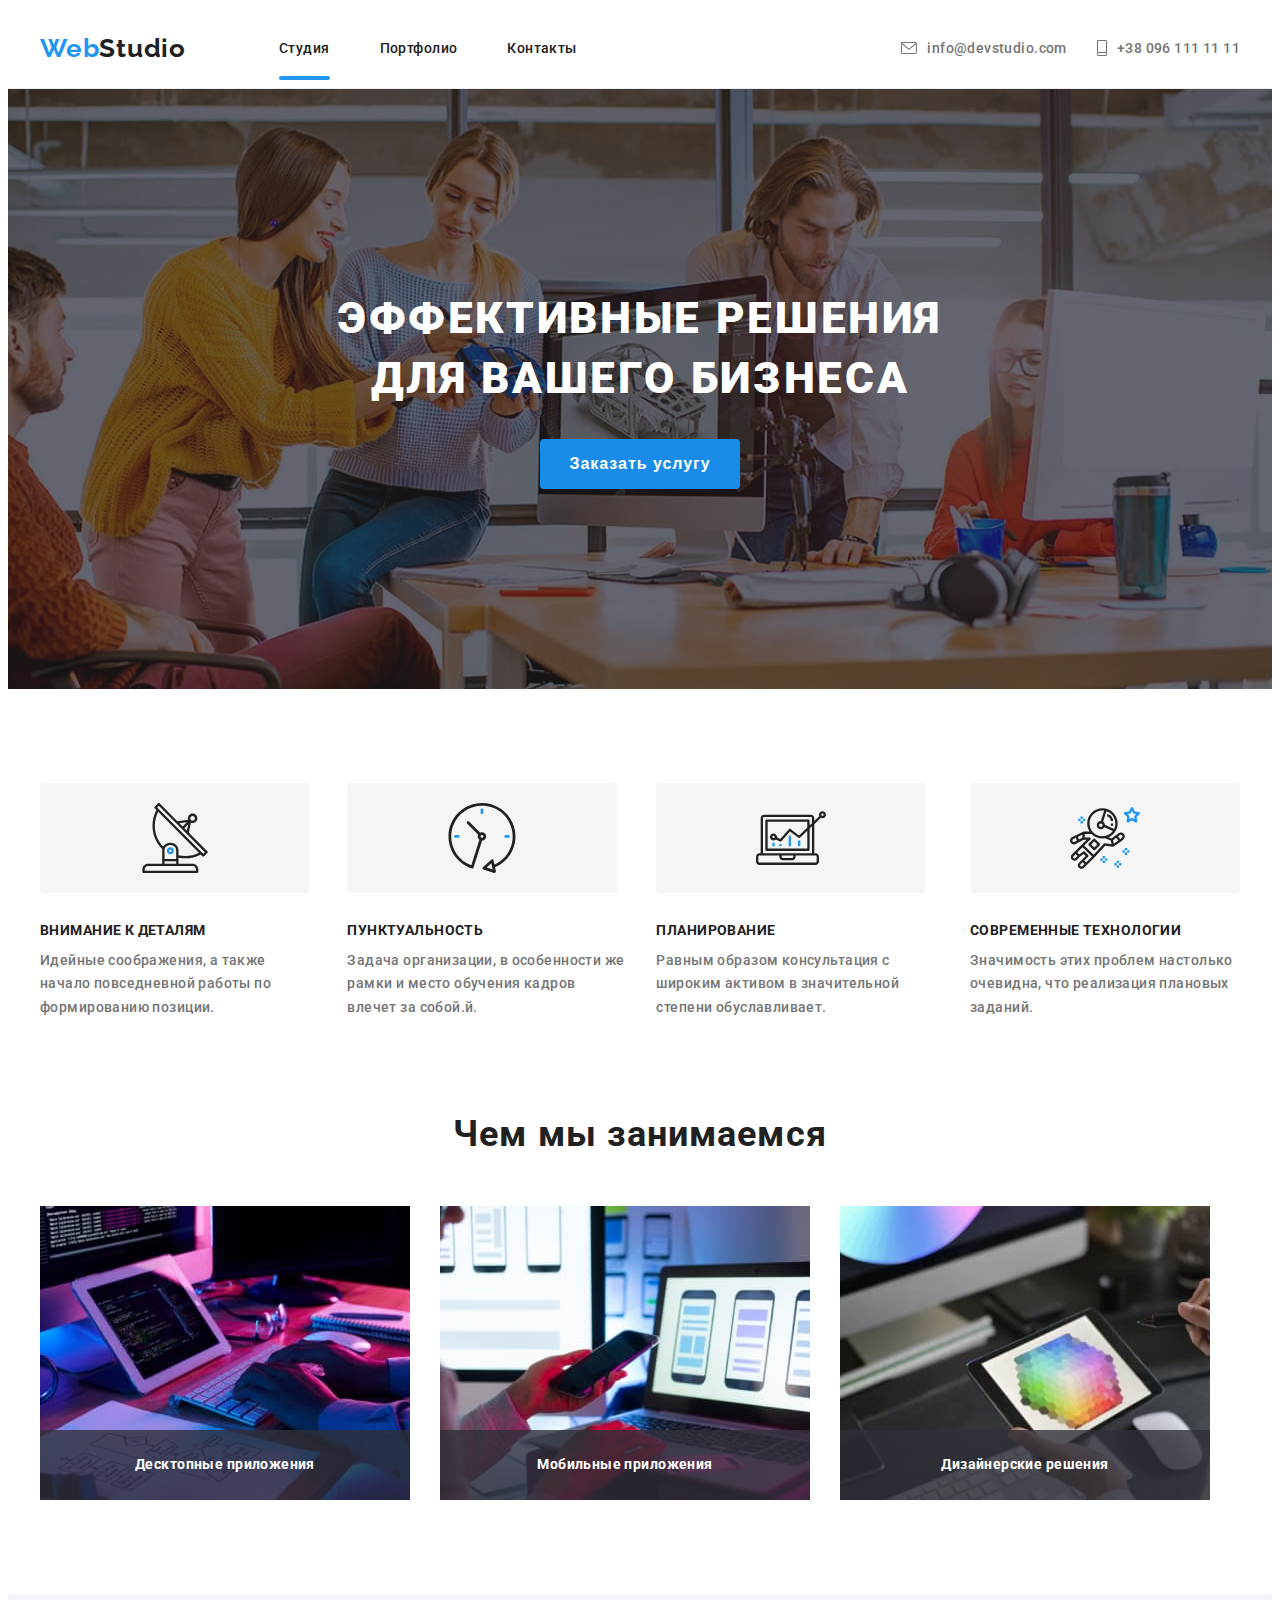
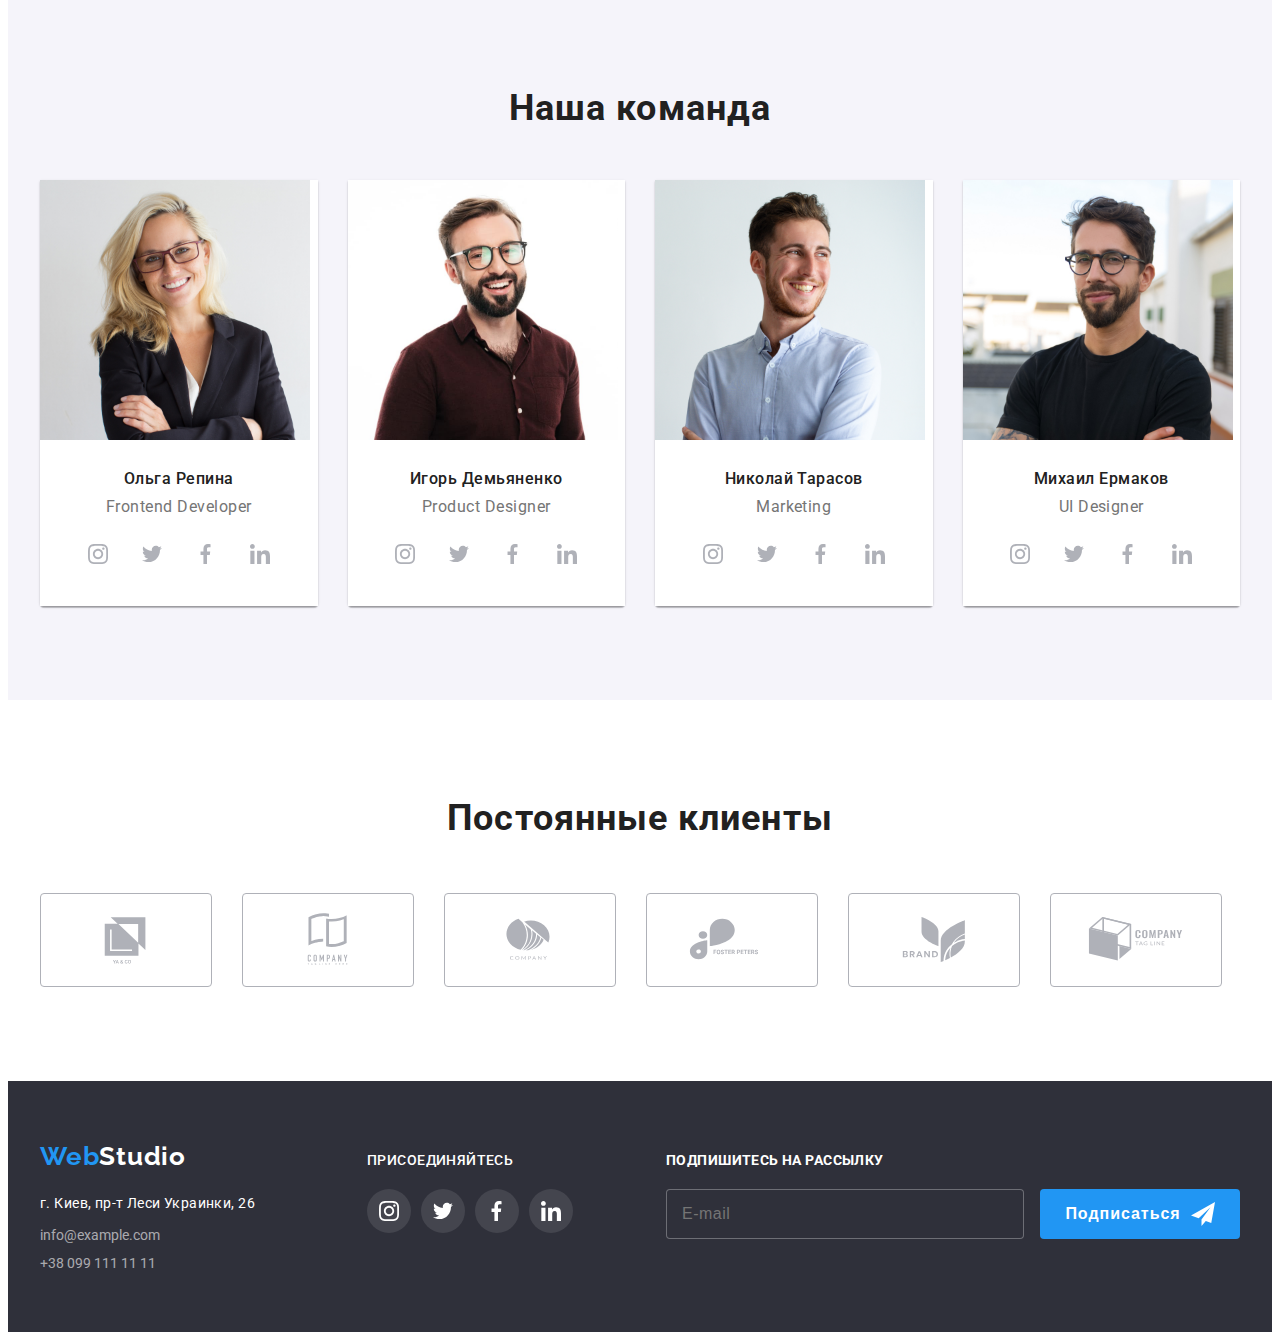
<file: index.html>
<!DOCTYPE html>
<html lang="en">
<head>

    <meta charset="UTF-8">
    <meta http-equiv="X-UA-Compatible" content="IE=edge">
    <meta name="viewport" content="width=device-width, initial-scale=1.0">
    <link rel="preconnect" href="https://fonts.googleapis.com">
<link rel="preconnect" href="https://fonts.gstatic.com" crossorigin>
<link rel="preconnect" href="https://fonts.googleapis.com">
<link rel="preconnect" href="https://fonts.gstatic.com" crossorigin>
<link href="https://fonts.googleapis.com/css2?family=Raleway:wght@700&family=Roboto:wght@400;500;700;900&display=swap" rel="stylesheet">
<link rel="stylesheet" href="https://cdnjs.cloudflare.com/ajax/libs/modern-normalize/1.1.0/modern-normalize.min.css" integrity="sha512-wpPYUAdjBVSE4KJnH1VR1HeZfpl1ub8YT/NKx4PuQ5NmX2tKuGu6U/JRp5y+Y8XG2tV+wKQpNHVUX03MfMFn9Q==" crossorigin="anonymous" referrerpolicy="no-referrer" />   

<link rel="stylesheet" href="./css/main.css" /> 

 <title>Document</title>
</head>
<body> 
       <!--header-->
     
       <header class="header">
        <div class=" container header__container">  
        <nav class="header-items">

       
           <a lang="en" class="logo  logo_color_light" href="">Web
             <span class="logo_color_dark">Studio</span></a>
       
         <ul class="header-list ">
           <li class="header-list__item ">
             
             <a href="./index.html" class="header-list__link header-list__link__current">Студия</a>
           </li>
           <li class="header-list__item">
             <a  href ="./portfolio.html" class="header-list__link  ">Портфолио</a>
           </li>
           <li class="header-list__item">
           
             <a href="" class="header-list__link ">Контакты</a>
           </li>
          </ul> 
       
       </nav>
     <ul class="contacs">
         <li class="contacs__items">
          
           <a class="contacs__link link " href="mailto:info@devstudio.com"> 
              <svg class=" contacs__icon" width="16" height="12">
             <use href="./images/sprite.svg#icon-envelope-1-1"></use> 
           </svg>info@devstudio.com</a>
            </li>
         <li class="contacs__items">
           
             <a class="contacs__link link " href="tel:+380961111111"> 
               <svg class=" contacs__icon" width="10" height="16">
               <use href="./images/sprite.svg#icon-phone"></use>
             </svg>+38 096 111 11 11</a>
          </li>
       </ul>
     </div>
     </header>

     
      <!--HERO-->
     
      <main>
        
        <section class="hero">
          <div class="container">
          <h1 class="hero__title">
              Эффективные решения<br />
              для вашего бизнеса
            </h1>
          <button class="hero__button" type="button" data-modal-open>Заказать услугу</button>
            
          </div>
        </section>
        
        
        <!--FEATURE-->

        <section class="section">
          <h2 class="visually-hidden" >Галлерея</h2>
          <div class="container">
        <ul class="feature">
          <li class="feature__item">
            <div class="feature__wrapper">
            <svg  width="70" height="70">
              <use href="./images/sprite.svg#icon-antenna-1-1-1"></use>
            </svg>
          </div>
            <h3 class="feature__title">Внимание к деталям</h3>
          <p class="feature__text">
            Идейные соображения, а также начало повседневной работы по формированию позиции.
          </p>
        </li>
        <li class="feature__item">
          <div class="feature__wrapper">
            <svg  width="70" height="70">
              <use href="./images/sprite.svg#icon-clock-1-2-1"></use>
            </svg>
          </div>
         
          <h3 class="feature__title">Пунктуальность</h3>
          <p class="feature__text">
            Задача организации, в особенности же рамки и место обучения кадров влечет за собой.й.
          </p>
        </li>
        <li class="feature__item">
          <div class="feature__wrapper">
            <svg  width="70" height="70">
              <use href="./images/sprite.svg#icon-diagram-1-2-1"></use>
            </svg>
          </div>    
         
          <h3 class="feature__title">Планирование</h3>
          <p class="feature__text">
            Равным образом консультация с широким активом в значительной степени обуславливает.
            
          </p>
        </li> 
        <li class="feature__item">
        <div class="feature__wrapper">
          <svg  width="70" height="70">
            <use href="./images/sprite.svg#icon-astronaut-1-2-1"></use>
          </svg>
        </div>
         
          <h3 class="feature__title">Современные технологии</h3>
          <p class="feature__text">
            Значимость этих проблем настолько очевидна, что реализация плановых заданий.
          </p>
          </li>
          </ul>
        </div>
         </section >
       
         <!--WORKS-->
        
        
        <section class="section section__no_padding_top">
          <div class="container">
          <h3 class="section__title">Чем мы занимаемся</h3>
          
          <ul class="works__list">
            <li class="works__item">
             <div class="works__wrapper">
             <img class="works__img"
                src="./images/portfolio/laptop.jpg"
                alt="Программист пишет текст"
                width="370"
                height="294"
              />
              <h3 class="works__subtitle">Десктопные приложения</h3>
            </div>
            </li>
             
            
            <li class="works__item"">
              <div class="works__wrapper">
              <img class="works__img"
                src="./images/portfolio/smartphone.jpg"
                alt="Установка приложения на телефон"
                width="370"
                height="294"
              />
            <h3 class="works__subtitle">Мобильные приложения</h3>
          </div>
          </li>
           
            <li class="works__item"">
              <div class="works__wrapper">
              <img class="works__img"
                src="./images/portfolio/poketbook.jpg"
                alt="Установка приложения на планшет"
                width="370"
                height="294"
              />
            <h3 class="works__subtitle">Дизайнерские решения</h3>
            </div>
            </li>
          </ul>
        </div>
        </section>
        
        <!--TEAM-->

        <section class="section section_great_background ">
          <div class="container">
           <h2 class="section__title">Наша команда</h2> 
          <ul class="team">
            
            <li class="team__item">
              <article class="card">
                <img src="./images/team/olga_repina.jpg" 
                alt="фото сотрудника"
                width="270"
                height="260"
                />
                <div class="team__thumb">
                  <h2 class="team__title">Ольга Репина</h2>
                  <p class="team__text" lang="en">Frontend Developer</p>
                  <ul class="socials">
                    <li class="socials__item">
                      <a href="" class="socials__link ">
                        <svg class="socials__icon" width="20" height="20">
                          <use href="./images/sprite.svg#icon-instagram-2-2-1"></use>
                        </svg>
                      </a>
                    </li>
                    <li class="socials__item">
                      <a href="" class="socials__link link">
                       
                        <svg class="socials__icon" width="20" height="20">
                          <use href="./images/sprite.svg#icon-twitter-1-2-1"></use>
                        </svg>
                      </a>
                    </li>

                    <li class="socials__item">
                      <a href="" class="socials__link link">
                       
                        <svg class="socials__icon" width="20" height="20">
                          <use href="./images/sprite.svg#icon-facebook"></use>
                        </svg>
                      </a>
                    </li>

                    <li class="socials__item">
                      <a href="" class="socials__link link">
                       
                        
                        <svg class="socials__icon" width="20" height="20">
                          <use href="./images/sprite.svg#icon-linkedin-1-2-1"></use>
                        </svg>
                      </a>
                    </li>
                   
                  </ul>
            </div>
              
              </article>
            </li>
           
            <li class="team__item">
            <article class="card">
              <img
              src="./images/team/igor_demynenko.jpg"
              alt="фото сотрудника"
              width="270"
              height="260"
            />
            <div class="team__thumb">

                <h2 class="team__title">Игорь Демьяненко</h2>
                <p class="team__text" lang="en">Product Designer</p>
                <ul class="socials">
                  <li class="socials__item">
                    <a href="" class="socials__link link">
                      <svg class="socials__icon" width="20" height="20">
                        <use href="./images/sprite.svg#icon-instagram-2-2-1"></use>
                      </svg>
                    </a>
                  </li>
                 
                  <li class="socials__item">
                    <a href="" class="socials__link link">
                     
                      <svg class="socials__icon" width="20" height="20">
                        <use href="./images/sprite.svg#icon-twitter-1-2-1"></use>
                      </svg>
                    </a>
                  </li>

                  <li class="socials__item">
                    <a href="" class="socials__link link">
                     
                      <svg class="socials__icon" width="20" height="20">
                        <use href="./images/sprite.svg#icon-facebook"></use>
                      </svg>
                    </a>
                  </li>

                  <li class="socials__item">
                    <a href="" class="socials__link link">
                     
                   
                      <svg class="socials__icon" width="20" height="20">
                        <use href="./images/sprite.svg#icon-linkedin-1-2-1"></use>
                      </svg>
                    </a>
                  </li>
                 
                </ul>
              </div>
           
          </article>
          </li>
            <li class="team__item">
              <article class="capd">
                <img
                src="./images/team/nic_tarasov.jpg"
                alt="фото сотрудника"
                width="270"
                height="260"
              />
              <div class="team__thumb">
                  <h2 class="team__title">Николай Тарасов</h2>
                  <p class="team__text" lang="en">Marketing</p>
                  <ul class="socials">
                    <li class="socials__item">
                      <a href="" class="socials__link link">
                        <svg class="socials__icon" width="20" height="20">
                          <use href="./images/sprite.svg#icon-instagram-2-2-1"></use>
                        </svg>
                      </a>
                    </li>
                    <li class="socials__item">
                      <a href="" class="socials__link link">
                       
                        <svg class="socials__icon" width="20" height="20">
                          <use href="./images/sprite.svg#icon-twitter-1-2-1"></use>
                        </svg>
                      </a>
                    </li>

                    <li class="socials__item">
                      <a href="" class="socials__link link">
                       
                        <svg class="socials__icon" width="20" height="20">
                          <use href="./images/sprite.svg#icon-facebook"></use>
                        </svg>
                      </a>
                    </li>

                    <li class="socials__item">
                      <a href="" class="socials__link link">
                       
                       
                        <svg class="socials__icon" width="20" height="20">
                          <use href="./images/sprite.svg#icon-linkedin-1-2-1"></use>
                        </svg>
                      </a>
                    </li>
                   
                  </ul>
                </div>
            
            
          </article>
          </li>
            <li class="team__item">
              <article class="capd">
                <img
                src="./images/team/mich_ermakov.jpg"
                alt="фото сотрудника"
                width="270"
                height="260"
              />
              <div class="team__thumb">
                  <h2 class="team__title">Михаил Ермаков</h2>
                  <p class="team__text" lang="en">UI Designer</p>
                  <ul class=" socials">
                    <li class="socials__item">
                      <a href="" class="socials__link link">
                        <svg class="socials__icon" width="20" height="20">
                          <use href="./images/sprite.svg#icon-instagram-2-2-1"></use>
                        </svg>
                      </a>
                    </li>
                    <li class="socials__item">
                      <a href="" class="socials__link link">
                        
                        <svg class="socials__icon" width="20" height="20">
                          <use href="./images/sprite.svg#icon-twitter-1-2-1"></use>
                        </svg>
                      </a>
                    </li>

                    <li class="socials__item">
                      <a href="" class="socials__link link">
                       
                        <svg class="socials__icon" width="20" height="20">
                          <use href="./images/sprite.svg#icon-facebook"></use>
                        </svg>
                      </a>
                    </li>

                    <li class="socials__item">
                      <a href="" class="socials__link link">
                       
                        
                        <svg class="socials__icon" width="20" height="20">
                          <use href="./images/sprite.svg#icon-linkedin-1-2-1"></use>
                        </svg>
                      </a>
                    </li>
                   
                  </ul>
                </div>
           
          </article>
          </li>
          </ul>

        </div>
        </section>
    
        <!--PERFOMANCE  -->
        <section class="section">
         <div class="container">
          <h3 class="perfomance__title">Постоянные клиенты</h3>
         <ul class="perfomance__items">
          <li class="perfomance__list">
            <a class="perfomance__link" href="">
              <svg class="perfomance__icon" width="106" height="60">
                <use href="./images/sprite.svg#icon-yako"></use>
              </svg> 
            </a>
          </li>
                      
          <li class="perfomance__list">
            
            <a class="perfomance__link" href="">
              <svg class="perfomance__icon" width="106" height="60">
                <use href="./images/sprite.svg#icon-company2"></use>
              </svg>
            </a>
            
          </li>
          <li class="perfomance__list" >
            <a class="perfomance__link" href="">
              <svg class="perfomance__icon" width="106" height="60">
                <use href="./images/sprite.svg#icon-company3"></use>
              </svg>
            </a>
            
          </li>
          <li class="perfomance__list">
            <a class="perfomance__link" href="">
              <svg class="perfomance__icon" width="106" height="60">
                <use href="./images/sprite.svg#icon-foster-1"></use>
              </svg>
            </a>
           
          </li>
          <li class="perfomance__list">        
            
            <a class="perfomance__link" href="">
              <svg class="perfomance__icon" width="106" height="60">
                <use href="./images/sprite.svg#icon-brand-1"></use>
              </svg> 
            </a>
           
          </li>
          <li class="perfomance__list">
            <a class="perfomance__link" href="">
              <svg class="perfomance__icon" width="106" height="60">
                <use href="./images/sprite.svg#icon-compahy-tag"></use>
              </svg>
            </a>
           
          </li>
        </ul>
      </div>
        </section>
      </main>
      
    <!--footer-->
         
        <footer class="footer">
          <div class=" container footer__content">
          <div class="footer__wrapper">
            <div class="footer__logo">
              <a lang="en" class="logo  link logo_size_n" href="">Web
                <span class="logo logo_color_anoth">Studio</span></a>
          </div>
         <address>
          <ul class="footer__list">
            <li class="footer__item">
               <a class="footer__adress" href="https://goo.gl/maps/Fyau3RTndr1kcrQs9"  target="_blank" rel ="noopener noreferren">г. Киев, пр-т Леси Украинки, 26</a>
             </li>
             <li class="footer__item">
               <a  class="footer__link" href="mailto:info@example.com">info@example.com</a>
             </li>
             <li class="footer__item">
               <a class="footer__link"  href="tel:+380991111111">+38 099 111 11 11</a>
             </li>
           </ul>
          </address>
          </div>
           
          <!-- FOOTER-SOCIALS -->
         <div class="socials__footer">
           <h3 class="socials__caption">присоединяйтесь</h3>
         
           <ul class="socials__footer__list">
              <li class="socials__footer__item">
              <a href="" class="socials__footer__link link">
                <svg class="socials__footer__icon" width="20" height="20">
                  <use href="./images/sprite.svg#icon-instagram-2-2-1"></use>
                </svg>
              </a>
            </li>
            <li class="socials__footer__item">
              <a href="" class="socials__footer__link link">
               
                <svg class="socials__footer__icon" width="20" height="20">
                  <use href="./images/sprite.svg#icon-twitter-1-2-1"></use>
                </svg>
              </a>
            </li>

            <li class="socials__footer__item">
              <a href="" class="socials__footer__link link">
               
                <svg class="socials__footer__icon" width="20" height="20">
                  <use href="./images/sprite.svg#icon-facebook"></use>
                </svg>
              </a>
            </li>

            <li class="socials__footer__item">
              <a href="" class="socials__footer__link link">
               
                
                <svg class="socials__footer__icon" width="20" height="20">
                  <use href="./images/sprite.svg#icon-linkedin-1-2-1"></use>
                </svg>
              </a>
            </li>
           
          </ul>
        </div>

        <!-- FOOTER-FORM -->
      
        <form class="footer-form">
          <div class="footer-deck">
          <p class="footer-deck-footer__form-title">Подпишитесь на рассылку</p>
          <label for="email"></label>
          <input type="email" class="footer-imput" 
          name="email" 
          id="email"
          placeholder="E-mail"
           required 
         >
           
         <button type="submit" class="footer-deck-button__footer">Подписаться
             <svg class="button-icon" width="24px" height="24px">
               <use href="./images/sprite.svg#icon-icon-pigeon"></use>
             </svg>
           </button>
          </div>
          </form>
        </div>
       
       </footer>
      
       <!-- MODAL -->
      
       <div class="backdrop is-hidden" data-modal >
        <div class="modal">
          <button class="button-open" type="button" data-modal-close>
            <svg class="modal__icon">
              <use href="./images/sprite.svg#icon-Vector-close"></use>
            </svg>
          </button>
          
          <form action="#" class="modal-form">
            <b class=" modal-form-modal__title">Оставьте свои данные, мы вам перезвоним</b>
            <div class="modal-form__field">
              <label for="input-name" class="modal-form__label">Имя</label>
              <span class="input-wrap">
              <input type="text" id="input-name" class="modal-form__input" placeholder=" ">
              <svg class="modal-form__icon" width="18" height="18">
                <use href="./images/sprite.svg#icon-person-black-18dp-1"></use>
              </svg>
            </span>
            </div>

            <div class="modal-form__field">
              <label for="input-tel" class="modal-form__label">Телефон</label>
              <span class="input-wrap">
              <input type="text" id="input-tel" class="modal-form__input" placeholder=" ">
              <svg class="modal-form__icon" width="18" height="18">
                <use href="./images/sprite.svg#icon-phone-black-18dp-1"></use>
              </svg>
            </span>
            </div>

            <div class="modal-form__field">
              <label for="input-email" class="modal-form__label">Почта</label>
              <span class="input-wrap">
              <input type="text" id="input-email" class="modal-form__input" placeholder=" ">
              <svg class="modal-form__icon" width="18" height="18">
                <use href="./images/sprite.svg#icon-email-black-18dp-1"></use>
              </svg> 
            </span>
            </div>
            <div class="modal-form__wrapper">
              <label for="comment" class="modal-form__label">Комментарий</label> 
              <textarea name="modal-coment" id="comment" placeholder="Введите текст" 
              class="modal-form__coment"></textarea>
            </div>
           
              <div class="modal-form__check">
              <input type="checkbox" id="check" name="policy" class="visually-hidden checkbox">
              <label for="check" class="modal-form-check__label">Соглашаюсь с рассылкой и принимаю
                  <a href="" class="modal-form-check-label__item">Условия договора</a></label>
              </div>
             <button class="hero-button" type="submit" data-modal-open>Отправить</button>
          </form>
        </div>
      </div> 
      

  
     
      
      
    <script src="./js/modal.js"></script>    
</body>
</html>
</file>
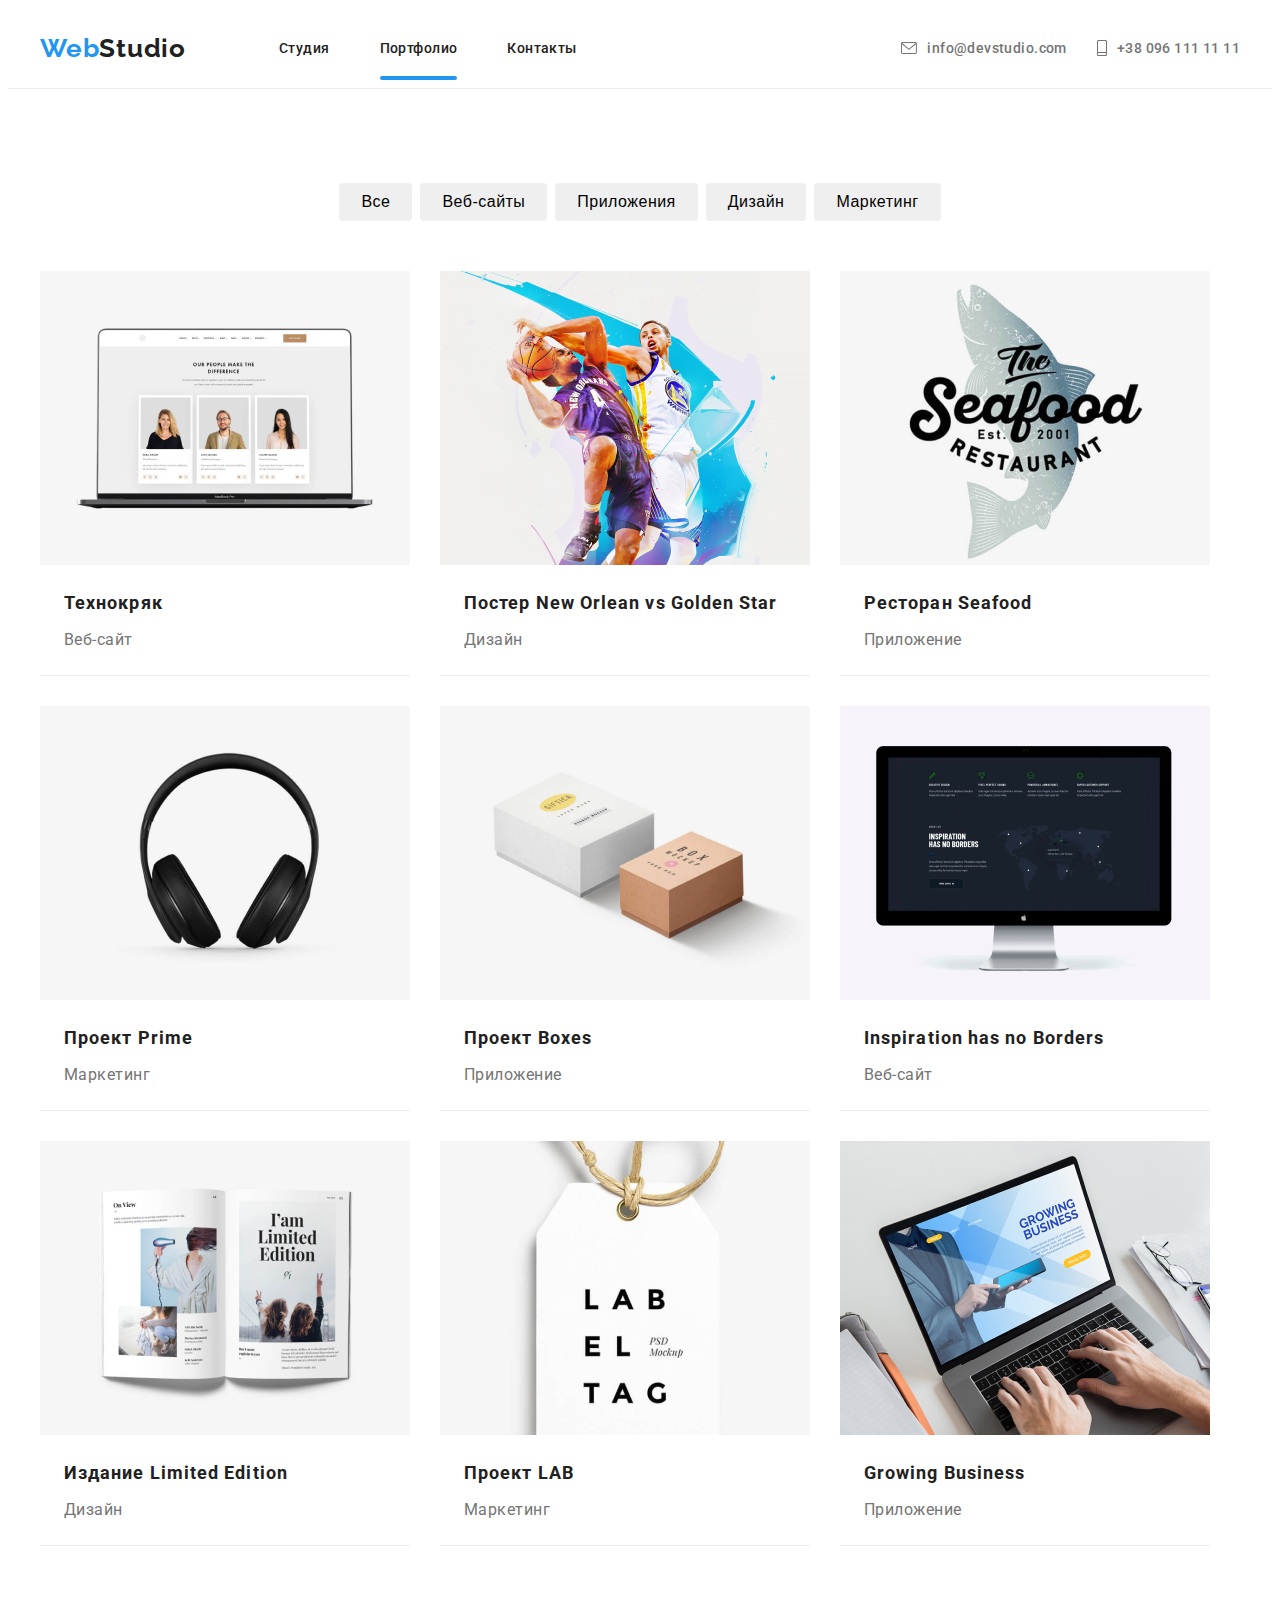
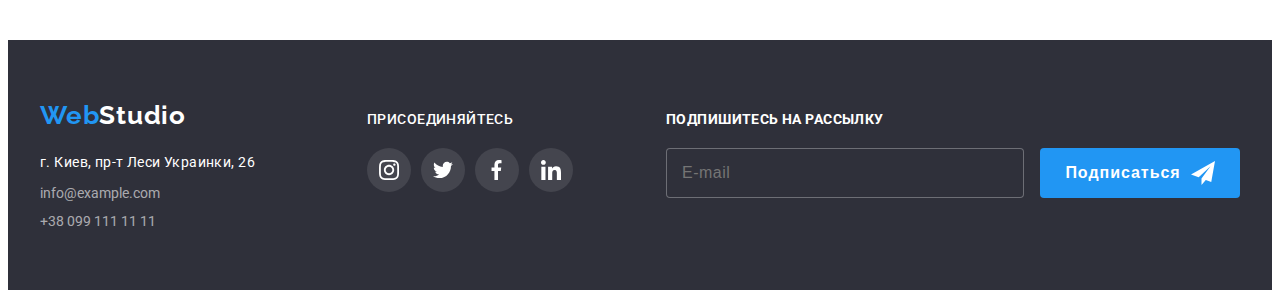
<file: portfolio.html>
<!DOCTYPE html>
<html lang="en">
<head>

    <meta charset="UTF-8">
    <meta http-equiv="X-UA-Compatible" content="IE=edge">
    <meta name="viewport" content="width=device-width, initial-scale=1.0">
    <link rel="preconnect" href="https://fonts.googleapis.com">
<link rel="preconnect" href="https://fonts.gstatic.com" crossorigin>
<link rel="preconnect" href="https://fonts.googleapis.com">
<link rel="preconnect" href="https://fonts.gstatic.com" crossorigin>
<link href="https://fonts.googleapis.com/css2?family=Raleway:wght@700&family=Roboto:wght@400;500;700;900&display=swap" rel="stylesheet">
<link rel="stylesheet" href="https://cdnjs.cloudflare.com/ajax/libs/modern-normalize/1.1.0/modern-normalize.min.css" integrity="sha512-wpPYUAdjBVSE4KJnH1VR1HeZfpl1ub8YT/NKx4PuQ5NmX2tKuGu6U/JRp5y+Y8XG2tV+wKQpNHVUX03MfMFn9Q==" crossorigin="anonymous" referrerpolicy="no-referrer" />   
<link rel="stylesheet" href="./css/main.css" /> 

    <title>Document</title>
</head>
<body> 
       <!--header-->
       
       
       <header class="header">
        <div class=" container header__container">  
        <nav class="header-items">

       
           <a lang="en" class="logo  logo_color_light" href="">Web
             <span class="logo_color_dark">Studio</span></a>
       
         <ul class="header-list ">
           <li class="header-list__item ">
             
             <a href="./index.html" class="header-list__link ">Студия</a>
           </li>
           <li class="header-list__item">
             <a  href ="./portfolio.html" class="header-list__link header-list__link__current ">Портфолио</a>
           </li>
           <li class="header-list__item">
           
             <a href="" class="header-list__link ">Контакты</a>
           </li>
          </ul> 
       
       </nav>
     <ul class="contacs">
         <li class="contacs__items">
          
           <a class="contacs__link link " href="mailto:info@devstudio.com"> 
              <svg class=" contacs__icon" width="16" height="12">
             <use href="./images/sprite.svg#icon-envelope-1-1"></use> 
           </svg>info@devstudio.com</a>
            </li>
         <li class="contacs__items">
           
             <a class="contacs__link link " href="tel:+380961111111"> 
               <svg class=" contacs__icon" width="10" height="16">
               <use href="./images/sprite.svg#icon-phone"></use>
             </svg>+38 096 111 11 11</a>
          </li>
       </ul>
     </div>
     </header>
       <!-- PORTFOLIO -->
        
        
       <main>
        <section class="section">
          <div class="container">
      
          <h1 class="visually-hidden">Портфолио</h1>

          <ul class="section-filter__list">
            <li class="section-filter__item"><button class="section-filter__button " type="button">Все</button></li>
            <li class="section-filter__item"><button class="section-filter__button" type="button">Веб-сайты</button></li>
            <li class="section-filter__item"><button class="section-filter__button " type="button">Приложения</button></li>
            <li class="section-filter__item"><button class="section-filter__button " type="button">Дизайн</button></li> 
            <li class="section-filter__item"><button class="section-filter__button " type="button">Маркетинг</button></li> 
          </ul> 

          
         <!-- <div class="container"></div> -->
          <ul class="portfolio">
            
            <li class="portfolio__items">
              <article class="portfolio__cards">
                <a class="portfolio__link link" href="">
                  <div class="portfolio-cards__thumb">
                    <img src="./images/picture/team.jpg" width="370"  alt="Команда разработчиков">
                    <p class="portfolio__desc">Технокряк это современная площадка распространения коронавируса. Компании используют эту платформу для цифрового шпионажа и атак на защищённые сервера конкурентов.</p>
                  </div>
                    <div class="portfolio__content">
                     <h2 class="portfolio__title">Технокряк</h2>
                     <p class="portfolio__text">Веб-сайт</p>
                    </div>
                </a>
              </article>
            </li>
            
           
           
            
            <li class="portfolio__items">
              <article class="portfolio__cards">
                <a class="portfolio__link link" href="">
                  <div class="portfolio-cards__thumb">  
                    <img src="./images/picture/bascketbols.jpg" width="370" alt="Баскетболисты">
                    <p class="portfolio__desc">Технокряк это современная площадка распространения коронавируса. Компании используют эту платформу для цифрового шпионажа и атак на защищённые сервера конкурентов.</p>
                  </div>
                  <div class="portfolio__content">
                    <h2 class="portfolio__title" lang="en" >Постер New Orlean vs Golden Star</h2>
                     <p class="portfolio__text">Дизайн</p>
                    </div>
                </a>
            
            </article>
            </li>
            
            <li class="portfolio__items ">
              <article class="portfolio__cards">
                <a class="portfolio__link link" href="">
                  <div class="portfolio-cards__thumb">
                    <img src="./images/picture/seafood.jpg" width="370" alt="Логотип ресторана">
                    <p class="portfolio__desc">Технокряк это современная площадка распространения коронавируса. Компании используют эту платформу для цифрового шпионажа и атак на защищённые сервера конкурентов.</p>
                  </div>
                  <div class="portfolio__content">
                  <h2  class="portfolio__title" lang="en" >Ресторан Seafood</h2>
                 <p class="portfolio__text">Приложение</p>
                </div>
                </a>
               
            </article>
            </li>
           
            <li class="portfolio__items">
              <article class="portfolio__cards">
                <a class="portfolio__link link" href="">
                  <div class="portfolio-cards__thumb">
                    <img src="./images/picture/headphones.jpg" width="370" alt="Наушники">
                    <p class="portfolio__desc">Технокряк это современная площадка распространения коронавируса. Компании используют эту платформу для цифрового шпионажа и атак на защищённые сервера конкурентов.</p>
                  </div>
                  <div class="portfolio__content">
                  <h2 class="portfolio__title" lang="en" >Проект Prime</h2>
                 <p class="portfolio__text">Маркетинг</p>
                </div>
                </a>
               
          </article>
          </li>
            
            <li class="portfolio__items">
              <article class="portfolio__cards">
                <a class="portfolio__link link" href="">
                  <div class="portfolio-cards__thumb">
                    <img src="./images/picture/boxes.jpg" width="370" alt="Боксы">
                    <p class="portfolio__desc">Технокряк это современная площадка распространения коронавируса. Компании используют эту платформу для цифрового шпионажа и атак на защищённые сервера конкурентов.</p>
                  </div>
                  <div class="portfolio__content">
                  <h2 class="portfolio__title" lang="en" >Проект Boxes</h2>
                 <p class="portfolio__text" >Приложение</p>
                </div>
                </a>
                
          </article>
          </li>
            
            <li class="portfolio__items">
              <article class="portfolio__cards">
                <a class="portfolio__link link" href="">
                  <div class="portfolio-cards__thumb">
                    <img src="./images/picture/monitor.jpg" width="370" alt="Монитор">
                    <p class="portfolio__desc">Технокряк это современная площадка распространения коронавируса. Компании используют эту платформу для цифрового шпионажа и атак на защищённые сервера конкурентов.</p>
                  </div>
                  <div class="portfolio__content"> 
                  <h2 class="portfolio__title" lang="en">Inspiration has no Borders</h2>
                   <p class="portfolio__text">Веб-сайт</p>
                  </div> 
                </a>
             
          </article>
          </li>
            
            <li class="portfolio__items">
              <article class="portfolio__cards">
                <a class="portfolio__link link" href="">
                  <div class="portfolio-cards__thumb">
                    <img src="./images/picture/magazine.jpg" width="370" alt="Постер">
                    <p class="portfolio__desc">Технокряк это современная площадка распространения коронавируса. Компании используют эту платформу для цифрового шпионажа и атак на защищённые сервера конкурентов.</p>
                  </div>
                    <div class="portfolio__content">
                    <h2 class="portfolio__title" lang="en">Издание Limited Edition</h2>
                   <p class="portfolio__text">Дизайн</p>
                  </div>
                </a>
                
          </article>
          </li>
            
            <li class="portfolio__items">
              <article class="portfolio__cards">
                <a class="portfolio__link link" href="">
                  <div class="portfolio-cards__thumb">
                    <img src="./images/picture/label.jpg" width="370" alt="Ярлык">
                    <p class="portfolio__desc">Технокряк это современная площадка распространения коронавируса. Компании используют эту платформу для цифрового шпионажа и атак на защищённые сервера конкурентов.</p>
                  </div>
                     <div class="portfolio__content">
                     <h2 class="portfolio__title" lang="en" >Проект LAB</h2>
                   <p class="portfolio__text">Маркетинг</p>
                  </div>
                </a>
                
             </article>
            </li>
           
            <li class="portfolio__items">
              <article class="portfolio__cards">
                <a class="portfolio__link link" href="">
                  <div class="portfolio-cards__thumb">
                    <img src="./images/picture/laptop2.jpg" width="370" alt="ноутбук">
                    <p class="portfolio__desc">Технокряк это современная площадка распространения коронавируса. Компании используют эту платформу для цифрового шпионажа и атак на защищённые сервера конкурентов.</p>
                  </div>
                    <div class="portfolio__content">
                    <h2 class="portfolio__title" lang="en">Growing Business</h2>
                   <p class="portfolio__text">Приложение</p>
                  </div>
                </a>
                
          </article>
            </li>
          </ul>
        <!-- </div> -->
        </div> 
        </section>
      </main>
      
        <!--footer-->
       
           
        <footer class="footer">
          <div class=" container footer__content">
          <div class="footer__wrapper">
            <div class="footer__logo">
              <a lang="en" class="logo  link logo_size_n" href="">Web
                <span class="logo logo_color_anoth">Studio</span></a>
          </div>
         <address>
          <ul class="footer__list">
            <li class="footer__item">
               <a class="footer__adress" href="https://goo.gl/maps/Fyau3RTndr1kcrQs9"  target="_blank" rel ="noopener noreferren">г. Киев, пр-т Леси Украинки, 26</a>
             </li>
             <li class="footer__item">
               <a  class="footer__link link" href="mailto:info@example.com">info@example.com</a>
             </li>
             <li class="footer__item">
               <a class="footer__link link"  href="tel:+380991111111">+38 099 111 11 11</a>
             </li>
           </ul>
          </address>
          </div>
           
          <!-- FOOTER-SOCIALS -->
         <div class="socials__footer">
           <h3 class="socials__caption">присоединяйтесь</h3>
         
           <ul class="socials__footer__list">
              <li class="socials__footer__item">
              <a href="" class="socials__footer__link link">
                <svg class="socials__footer__icon" width="20" height="20">
                  <use href="./images/sprite.svg#icon-instagram-2-2-1"></use>
                </svg>
              </a>
            </li>
            <li class="socials__footer__item">
              <a href="" class="socials__footer__link link">
               
                <svg class="socials__footer__icon" width="20" height="20">
                  <use href="./images/sprite.svg#icon-twitter-1-2-1"></use>
                </svg>
              </a>
            </li>

            <li class="socials__footer__item">
              <a href="" class="socials__footer__link link">
               
                <svg class="socials__footer__icon" width="20" height="20">
                  <use href="./images/sprite.svg#icon-facebook"></use>
                </svg>
              </a>
            </li>

            <li class="socials__footer__item">
              <a href="" class="socials__footer__link link">
               
                
                <svg class="socials__footer__icon" width="20" height="20">
                  <use href="./images/sprite.svg#icon-linkedin-1-2-1"></use>
                </svg>
              </a>
            </li>
           
          </ul>
        </div>

        <!-- FOOTER-FORM -->
      
        <form class="footer-form">
          <div class="footer-deck">
          <p class="footer-deck-footer__form-title">Подпишитесь на рассылку</p>
          <label for="email"></label>
          <input type="email" class="footer-imput" 
          name="email" 
          id="email"
          placeholder="E-mail"
           required 
         >
           
         <button type="submit" class="footer-deck-button__footer">Подписаться
             <svg class="button-icon" width="24px" height="24px">
               <use href="./images/sprite.svg#icon-icon-pigeon"></use>
             </svg>
           </button>
          </div>
          </form>
        </div>
       
       </footer>
      
</body>
</html>
</file>
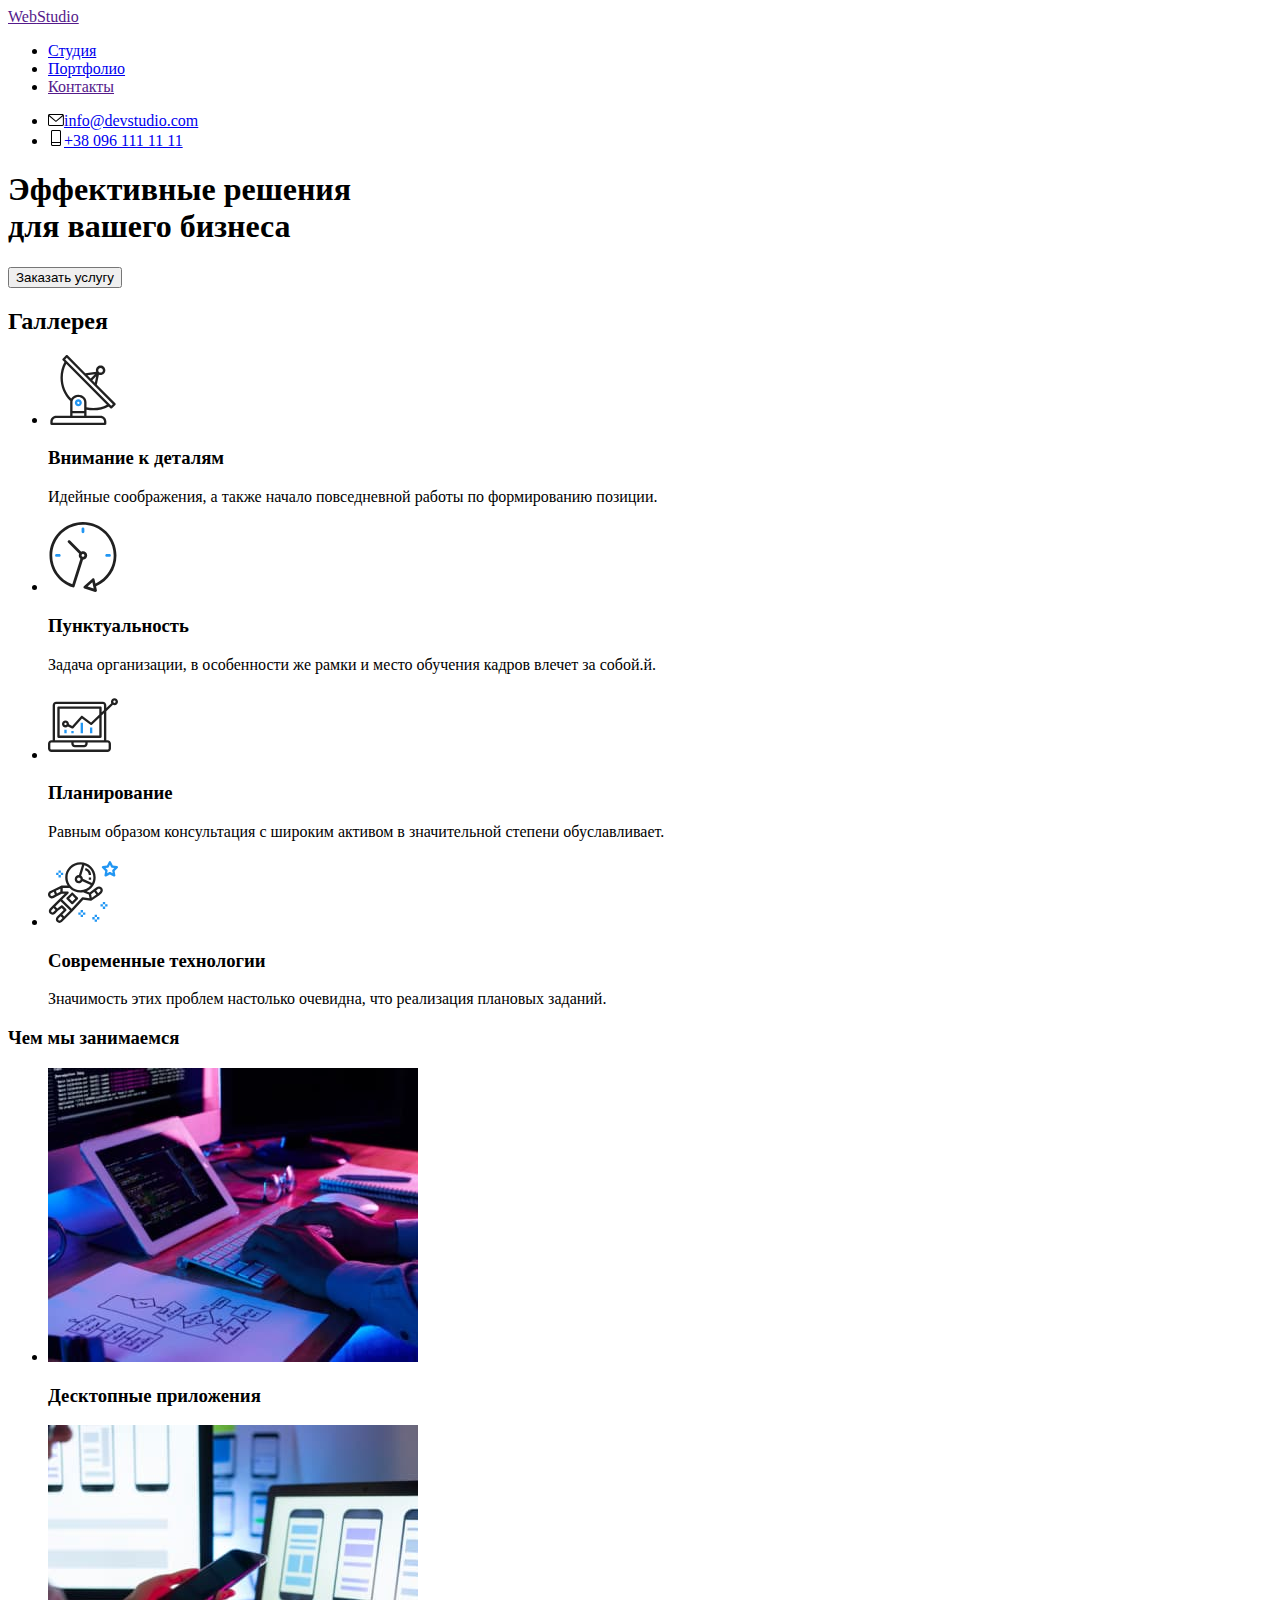
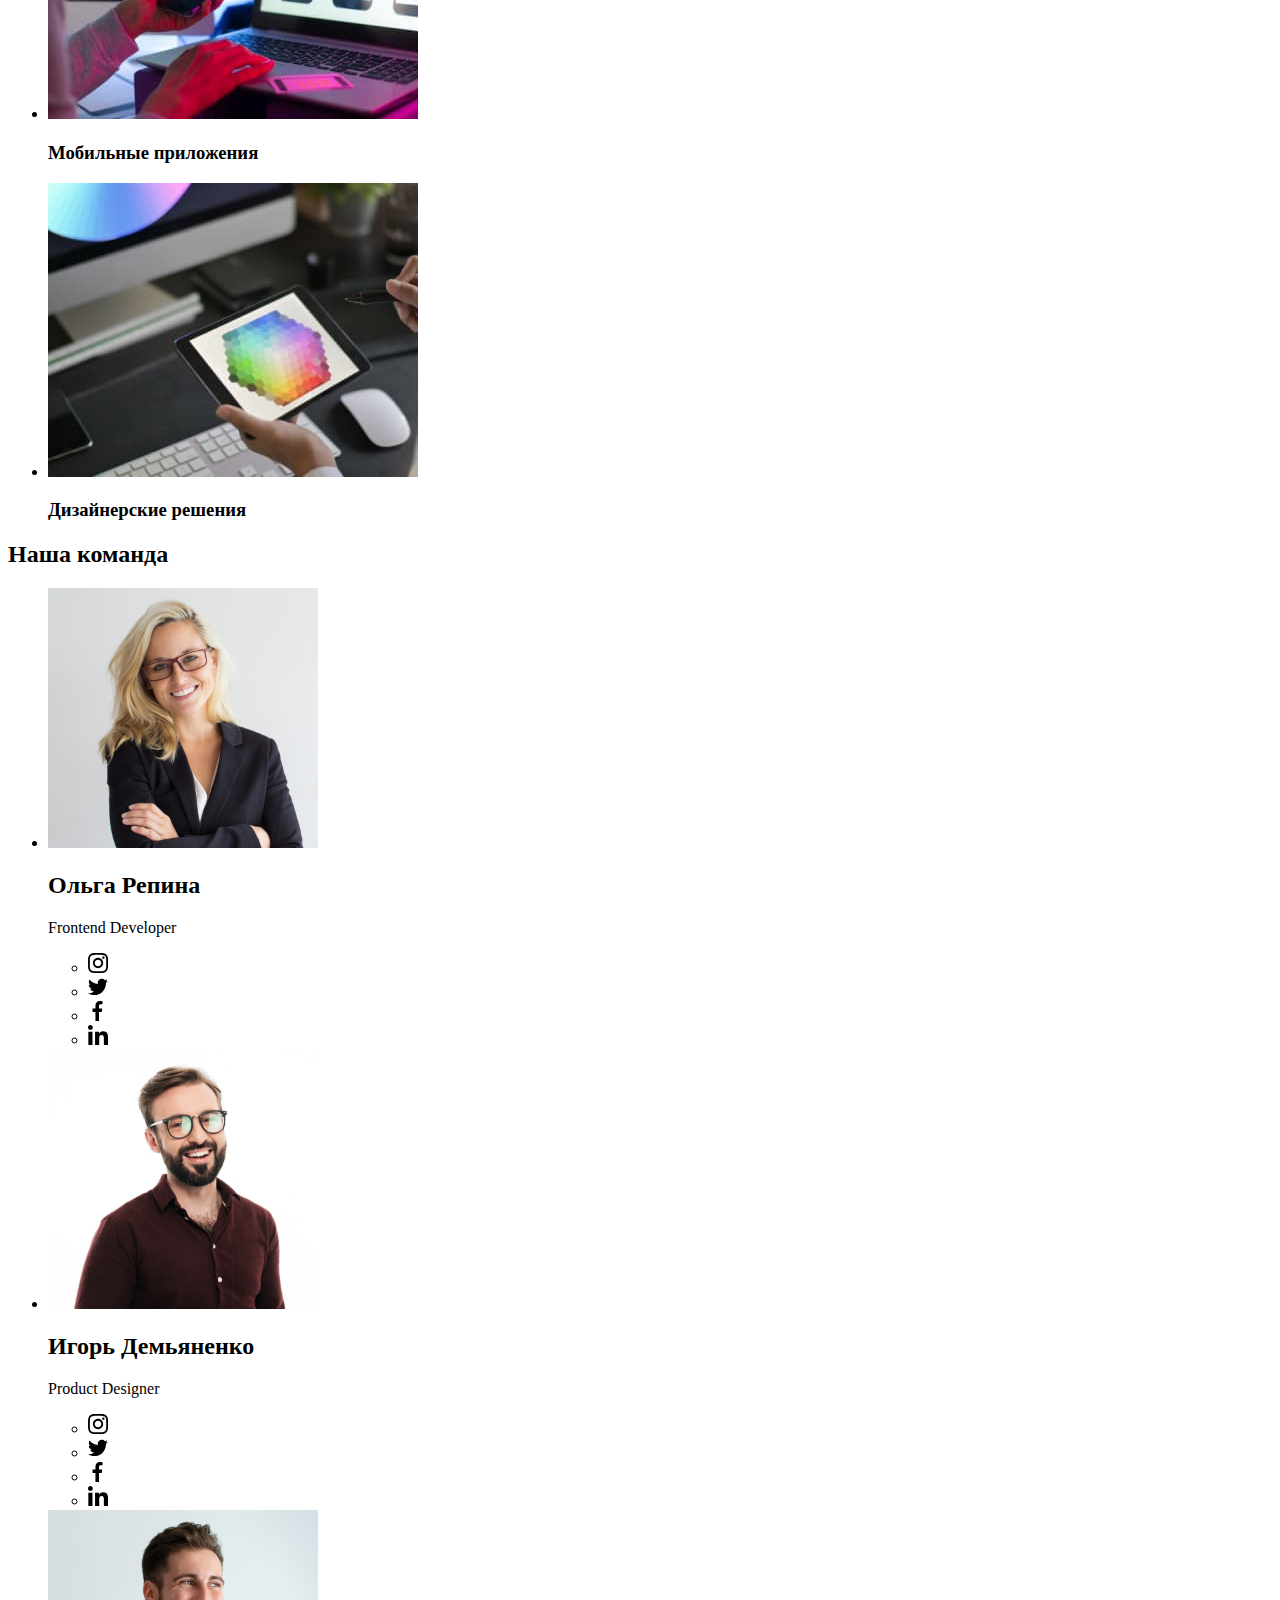
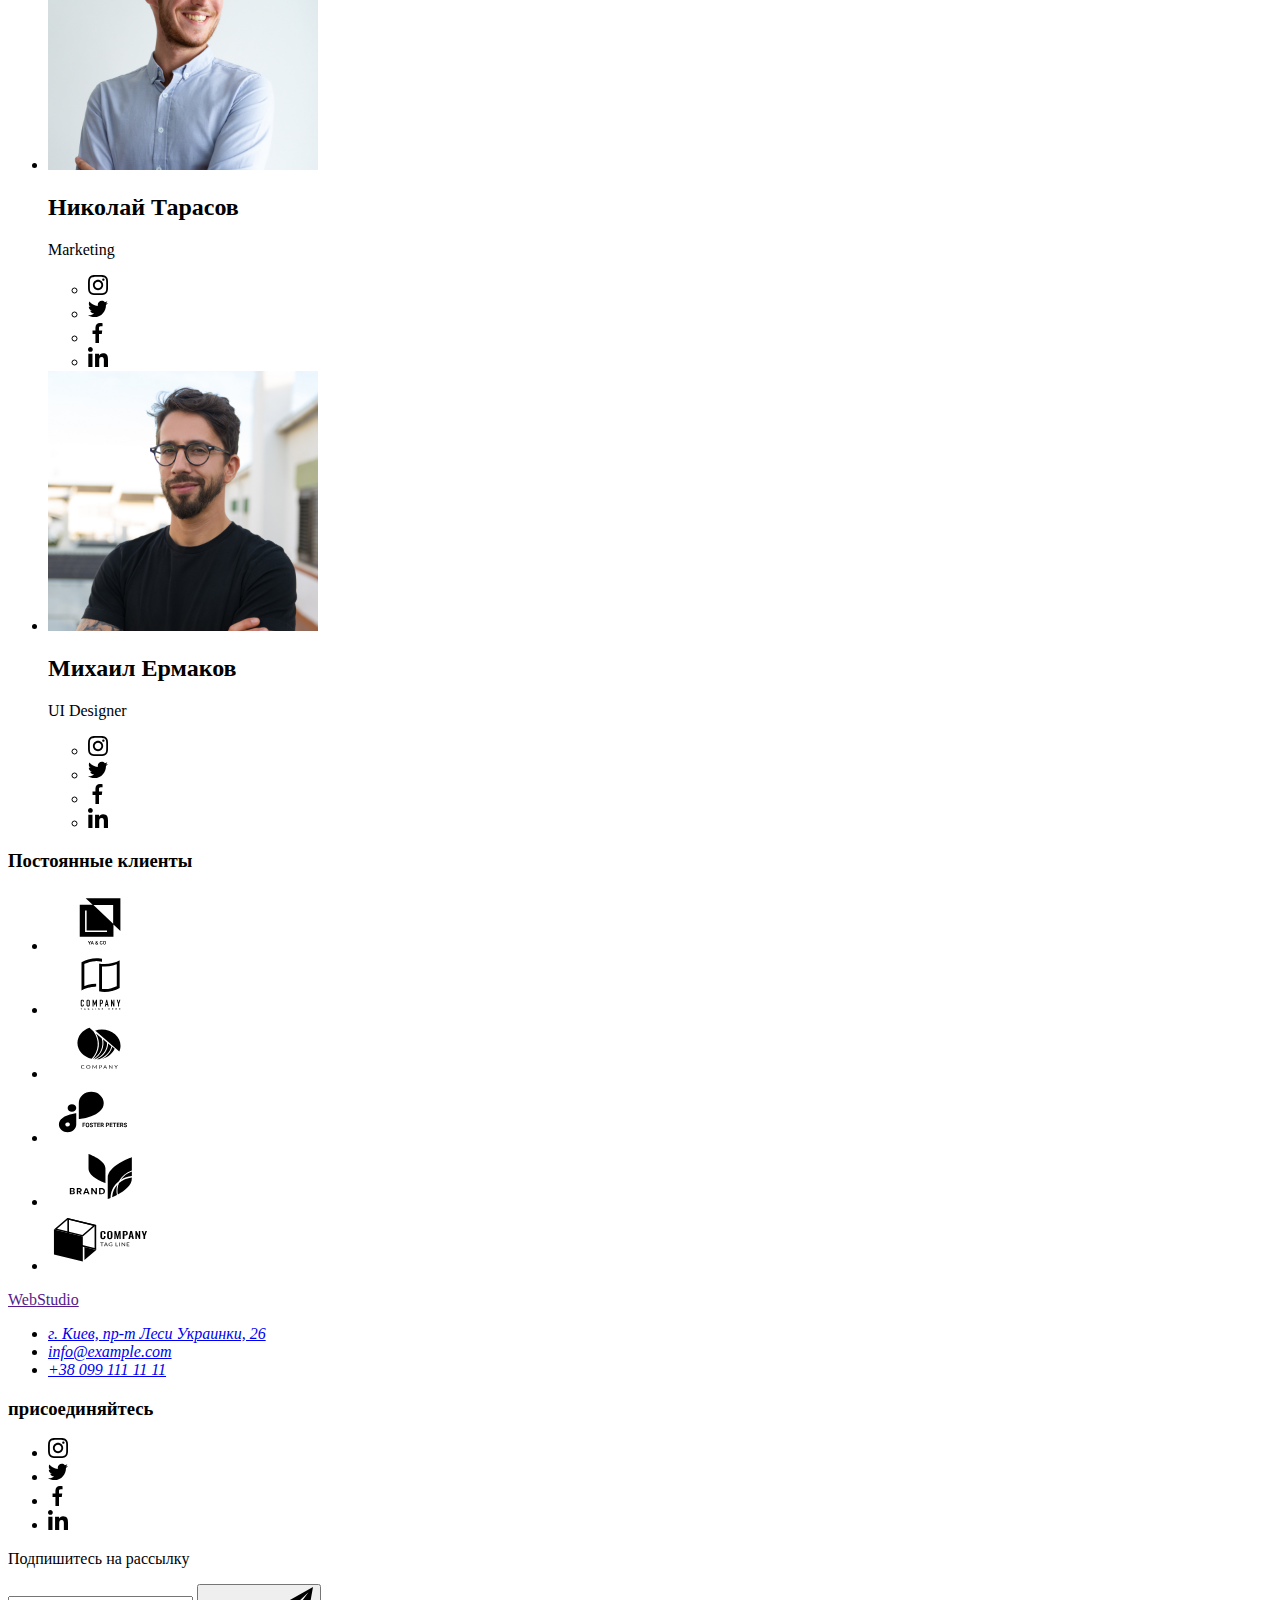
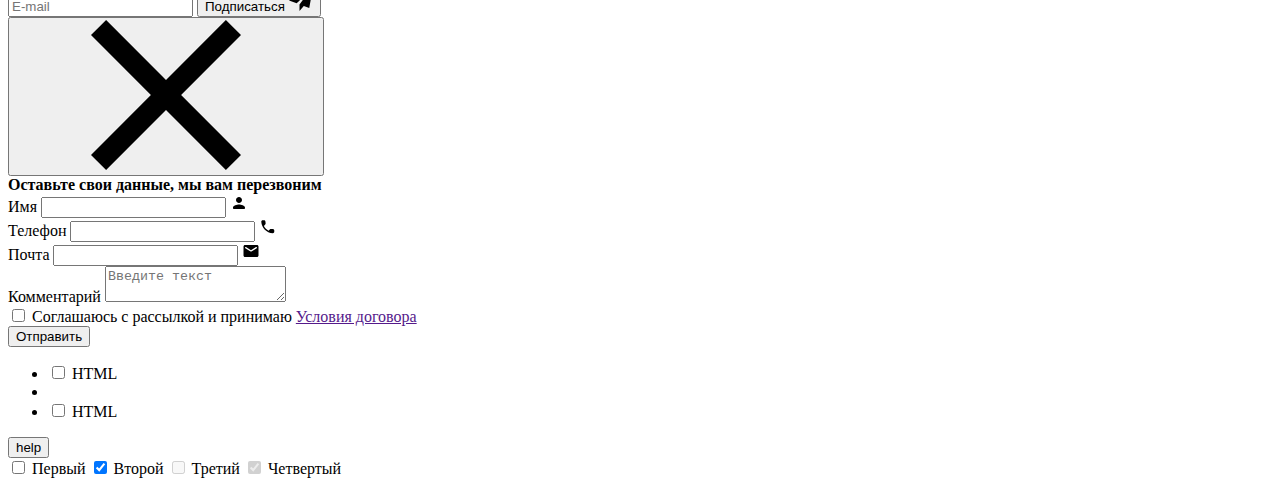
<file: test.html>
<!DOCTYPE html>
<html lang="en">
<head>

    <meta charset="UTF-8">
    <meta http-equiv="X-UA-Compatible" content="IE=edge">
    <meta name="viewport" content="width=device-width, initial-scale=1.0">
    <link rel="preconnect" href="https://fonts.googleapis.com">
<link rel="preconnect" href="https://fonts.gstatic.com" crossorigin>
<link rel="preconnect" href="https://fonts.googleapis.com">
<link rel="preconnect" href="https://fonts.gstatic.com" crossorigin>
<link href="https://fonts.googleapis.com/css2?family=Raleway:wght@700&family=Roboto:wght@400;500;700;900&display=swap" rel="stylesheet">
<link rel="stylesheet" href="https://cdnjs.cloudflare.com/ajax/libs/modern-normalize/1.1.0/modern-normalize.min.css" integrity="sha512-wpPYUAdjBVSE4KJnH1VR1HeZfpl1ub8YT/NKx4PuQ5NmX2tKuGu6U/JRp5y+Y8XG2tV+wKQpNHVUX03MfMFn9Q==" crossorigin="anonymous" referrerpolicy="no-referrer" />   
<link rel="stylesheet" href="./css/styles.css" />
    <title>Document</title>
</head>
<body> 
       <!--header-->
     
        <header class="header">
          <div class=" container main-header">  
          <nav class="header-items">
          
              <a lang="en" class="header-logo link" href="">Web<span class="header-logo-link">Studio</span></a>
          
            <ul class="header-list ">
              <li class="header-item ">
                
                <a href="./index.html" class="header-link current">Студия</a>
              </li>
              <li class="header-item">
                <a  href ="./portfolio.html" class="header-link link ">Портфолио</a>
              </li>
              <li class="header-item">
              
                <a href="" class="header-link link">Контакты</a>
              </li>
             </ul> 
          
          </nav>
        <ul class="contacs">
            <li class="header-contacs">
             
              <a class="mail-link link " href="mailto:info@devstudio.com"> 
                 <svg class=" mail-icon" width="16" height="12">
                <use href="./images/sprite.svg#icon-envelope-1-1"></use> 
              </svg>info@devstudio.com</a>
               </li>
            <li class="header-contacs">
              
                <a class="mail-link link " href="tel:+380961111111"> 
                  <svg class=" phone-icon" width="16" height="16">
                  <use href="./images/sprite.svg#icon-phone"></use>
                </svg>+38 096 111 11 11</a>
             </li>
          </ul>
        </div>
        </header>
     
      <!--HERO-->
     
      <main>
        
        <section class="section-hero">
          <div class="container">
          <h1 class="hero-title">
              Эффективные решения<br />
              для вашего бизнеса
            </h1>
            
            <button class="hero-button" type="button" data-modal-open>Заказать услугу</button>
            
          </div>
        </section>
        
        
        <!--FEATURE-->

        <section class="section">
          <h2 class="visually-hidden" >Галлерея</h2>
          <div class="container">
        <ul class="feature">
          <li class="feature-item">
            <div class="feature-pic">
            <svg  width="70" height="70">
              <use href="./images/sprite.svg#icon-antenna-1-1-1"></use>
            </svg>
          </div>
            <h3 class="feature-title">Внимание к деталям</h3>
          <p class="feature-text">
            Идейные соображения, а также начало повседневной работы по формированию позиции.
          </p>
        </li>
        <li class="feature-item">
          <div class="feature-pic">
            <svg  width="70" height="70">
              <use href="./images/sprite.svg#icon-clock-1-2-1"></use>
            </svg>
          </div>
         
          <h3 class="feature-title">Пунктуальность</h3>
          <p class="feature-text">
            Задача организации, в особенности же рамки и место обучения кадров влечет за собой.й.
          </p>
        </li>
        <li class="feature-item">
          <div class="feature-pic">
            <svg  width="70" height="70">
              <use href="./images/sprite.svg#icon-diagram-1-2-1"></use>
            </svg>
          </div>    
         
          <h3 class="feature-title">Планирование</h3>
          <p class="feature-text">
            Равным образом консультация с широким активом в значительной степени обуславливает.
            
          </p>
        </li> 
        <li class="feature-item">
        <div class="feature-pic">
          <svg  width="70" height="70">
            <use href="./images/sprite.svg#icon-astronaut-1-2-1"></use>
          </svg>
        </div>
         
          <h3 class="feature-title">Современные технологии</h3>
          <p class="feature-text">
            Значимость этих проблем настолько очевидна, что реализация плановых заданий.
          </p>
          </li>
          </ul>
        </div>
         </section >
       
         <!--WORKS-->
        
        
        <section class="section works-section">
          <div class="container">
          <h3 class="works-title">Чем мы занимаемся</h3>
          
          <ul class="works-list">
            <li class="works-item">
             <div class="works-deck">
              <img class="img-works"
                src="./images/portfolio/laptop.jpg"
                alt="Программист пишет текст"
                width="370"
                height="294"
              />
              <h3 class="works-head">Десктопные приложения</h3>
            </div>
            </li>
             
            
            <li class="works-item">
              <div class="works-deck">
              <img class="img-works"
                src="./images/portfolio/smartphone.jpg"
                alt="Установка приложения на телефон"
                width="370"
                height="294"
              />
            <h3 class="works-head">Мобильные приложения</h3>
          </div>
          </li>
           
            <li class="works-item">
              <div class="works-deck">
              <img class="img-works"
                src="./images/portfolio/poketbook.jpg"
                alt="Установка приложения на планшет"
                width="370"
                height="294"
              />
            <h3 class="works-head">Дизайнерские решения</h3>
            </div>
            </li>
          </ul>
        </div>
        </section>
        
        <!--TEAM-->


        <section class="section section-team">
          <div class="container">
           <h2 class="team-title">Наша команда</h2> 
          <ul class="team-items">
            
            <li class="team-img">
              <article class="capd">
                <img src="./images/team/olga_repina.jpg" 
                alt="фото сотрудника"
                width="270"
                height="260"
                />
                <div class="card-thumb">
                  <h2 class="present-team">Ольга Репина</h2>
                  <p class="team-text" lang="en">Frontend Developer</p>
                  <ul class="team-socials list socials-list">
                    <li class="socials-item">
                      <a href="" class="socials-link link">
                        <svg class="socials-icon" width="20" height="20">
                          <use href="./images/sprite.svg#icon-instagram-2-2-1"></use>
                        </svg>
                      </a>
                    </li>
                    <li class="socials-item">
                      <a href="" class="socials-link link">
                       
                        <svg class="socials-icon" width="20" height="20">
                          <use href="./images/sprite.svg#icon-twitter-1-2-1"></use>
                        </svg>
                      </a>
                    </li>

                    <li class="socials-item">
                      <a href="" class="socials-link link">
                       
                        <svg class="socials-icon" width="20" height="20">
                          <use href="./images/sprite.svg#icon-facebook"></use>
                        </svg>
                      </a>
                    </li>

                    <li class="socials-item">
                      <a href="" class="socials-link link">
                       
                        
                        <svg class="socials-icon" width="20" height="20">
                          <use href="./images/sprite.svg#icon-linkedin-1-2-1"></use>
                        </svg>
                      </a>
                    </li>
                   
                  </ul>
            </div>
              
              </article>
            </li>
           <li class="team-img">
            <article class="capd">
              <img
              src="./images/team/igor_demynenko.jpg"
              alt="фото сотрудника"
              width="270"
              height="260"
            />
              <div class="card-thumb">
                <h2 class="present-team">Игорь Демьяненко</h2>
                <p class="team-text" lang="en">Product Designer</p>
                <ul class="team-socials list socials-list">
                  <li class="socials-item">
                    <a href="" class="socials-link link">
                      <svg class="socials-icon" width="20" height="20">
                        <use href="./images/sprite.svg#icon-instagram-2-2-1"></use>
                      </svg>
                    </a>
                  </li>
                  <li class="socials-item">
                    <a href="" class="socials-link link">
                     
                      <svg class="socials-icon" width="20" height="20">
                        <use href="./images/sprite.svg#icon-twitter-1-2-1"></use>
                      </svg>
                    </a>
                  </li>

                  <li class="socials-item">
                    <a href="" class="socials-link link">
                     
                      <svg class="socials-icon" width="20" height="20">
                        <use href="./images/sprite.svg#icon-facebook"></use>
                      </svg>
                    </a>
                  </li>

                  <li class="socials-item">
                    <a href="" class="socials-link link">
                     
                   
                      <svg class="socials-icon" width="20" height="20">
                        <use href="./images/sprite.svg#icon-linkedin-1-2-1"></use>
                      </svg>
                    </a>
                  </li>
                 
                </ul>
              </div>
           
          </article>
          </li>
            <li class="team-img">
              <article class="capd">
                <img
                src="./images/team/nic_tarasov.jpg"
                alt="фото сотрудника"
                width="270"
                height="260"
              />
                <div class="card-thumb">
                  <h2 class="present-team">Николай Тарасов</h2>
                  <p class="team-text" lang="en">Marketing</p>
                  <ul class="team-socials list socials-list">
                    <li class="socials-item">
                      <a href="" class="socials-link link">
                        <svg class="socials-icon" width="20" height="20">
                          <use href="./images/sprite.svg#icon-instagram-2-2-1"></use>
                        </svg>
                      </a>
                    </li>
                    <li class="socials-item">
                      <a href="" class="socials-link link">
                       
                        <svg class="socials-icon" width="20" height="20">
                          <use href="./images/sprite.svg#icon-twitter-1-2-1"></use>
                        </svg>
                      </a>
                    </li>

                    <li class="socials-item">
                      <a href="" class="socials-link link">
                       
                        <svg class="socials-icon" width="20" height="20">
                          <use href="./images/sprite.svg#icon-facebook"></use>
                        </svg>
                      </a>
                    </li>

                    <li class="socials-item">
                      <a href="" class="socials-link link">
                       
                       
                        <svg class="socials-icon" width="20" height="20">
                          <use href="./images/sprite.svg#icon-linkedin-1-2-1"></use>
                        </svg>
                      </a>
                    </li>
                   
                  </ul>
                </div>
            
            
          </article>
          </li>
            <li class="team-img">
              <article class="capd">
                <img
                src="./images/team/mich_ermakov.jpg"
                alt="фото сотрудника"
                width="270"
                height="260"
              />
                <div class="card-thumb">
                  <h2 class="present-team">Михаил Ермаков</h2>
                  <p class="team-text" lang="en">UI Designer</p>
                  <ul class="team-socials list socials-list">
                    <li class="socials-item">
                      <a href="" class="socials-link link">
                        <svg class="socials-icon" width="20" height="20">
                          <use href="./images/sprite.svg#icon-instagram-2-2-1"></use>
                        </svg>
                      </a>
                    </li>
                    <li class="socials-item">
                      <a href="" class="socials-link link">
                        
                        <svg class="socials-icon" width="20" height="20">
                          <use href="./images/sprite.svg#icon-twitter-1-2-1"></use>
                        </svg>
                      </a>
                    </li>

                    <li class="socials-item">
                      <a href="" class="socials-link link">
                       
                        <svg class="socials-icon" width="20" height="20">
                          <use href="./images/sprite.svg#icon-facebook"></use>
                        </svg>
                      </a>
                    </li>

                    <li class="socials-item">
                      <a href="" class="socials-link link">
                       
                        
                        <svg class="socials-icon" width="20" height="20">
                          <use href="./images/sprite.svg#icon-linkedin-1-2-1"></use>
                        </svg>
                      </a>
                    </li>
                   
                  </ul>
                </div>
           
          </article>
          </li>
          </ul>

        </div>
        </section>
    
        <!--PERFOMANCE  -->
        <section class="section">
         <div class="container">
          <h3 class="perfomance-title">Постоянные клиенты</h3>
         <ul class="perfomance-items">
          <li class="perfomance-list">
            <a class="perfomance-link" href="">
              <svg class="perfomance-icon" width="106" height="60">
                <use href="./images/sprite.svg#icon-yako"></use>
              </svg> 
            </a>
          </li>
                      
          <li class="perfomance-list">
            
            <a class="perfomance-link" href="">
              <svg class="perfomance-icon" width="106" height="60">
                <use href="./images/sprite.svg#icon-company2"></use>
              </svg>
            </a>
            
          </li>
          <li class="perfomance-list" >
            <a class="perfomance-link" href="">
              <svg class="perfomance-icon" width="106" height="60">
                <use href="./images/sprite.svg#icon-company3"></use>
              </svg>
            </a>
            
          </li>
          <li class="perfomance-list">
            <a class="perfomance-link" href="">
              <svg class="perfomance-icon" width="106" height="60">
                <use href="./images/sprite.svg#icon-foster-1"></use>
              </svg>
            </a>
           
          </li>
          <li class="perfomance-list">        
            
            <a class="perfomance-link" href="">
              <svg class="perfomance-icon" width="106" height="60">
                <use href="./images/sprite.svg#icon-brand-1"></use>
              </svg> 
            </a>
           
          </li>
          <li class="perfomance-list">
            <a class="perfomance-link" href="">
              <svg class="perfomance-icon" width="106" height="60">
                <use href="./images/sprite.svg#icon-compahy-tag"></use>
              </svg>
            </a>
           
          </li>
        </ul>
      </div>
        </section>
      </main>
      
    <!--footer-->
         
        <footer class="footer">
          <div class=" container footer-content">
          <div>
            <div class="logo-studio">
          <a lang="en" class="footer-logo link " href="">Web<span class="footer-logo-link">Studio</span></a>
         </div>
         <address>
          <ul class="footer-list">
            <li class="footer-item">
               <a class="footer-link-adress" href="https://goo.gl/maps/Fyau3RTndr1kcrQs9"  target="_blank" rel ="noopener noreferren">г. Киев, пр-т Леси Украинки, 26</a>
             </li>
             <li class="footer-item">
               <a  class="footer-link link" href="mailto:info@example.com">info@example.com</a>
             </li>
             <li class="footer-item">
               <a class="footer-link link"  href="tel:+380991111111">+38 099 111 11 11</a>
             </li>
           </ul>
          </address>
          </div>
           
          <!-- FOOTER-SOCIALS -->
         <div class="socials-footer">
           <h3 class="socials-title">присоединяйтесь</h3>
         
           <ul class="footer-socials list socials-list">
              <li class="social-item">
              <a href="" class="social-link link">
                <svg class="social-icon" width="20" height="20">
                  <use href="./images/sprite.svg#icon-instagram-2-2-1"></use>
                </svg>
              </a>
            </li>
            <li class="social-item">
              <a href="" class="social-link link">
               
                <svg class="social-icon" width="20" height="20">
                  <use href="./images/sprite.svg#icon-twitter-1-2-1"></use>
                </svg>
              </a>
            </li>

            <li class="social-item">
              <a href="" class="social-link link">
               
                <svg class="social-icon" width="20" height="20">
                  <use href="./images/sprite.svg#icon-facebook"></use>
                </svg>
              </a>
            </li>

            <li class="social-item">
              <a href="" class="social-link link">
               
                
                <svg class="social-icon" width="20" height="20">
                  <use href="./images/sprite.svg#icon-linkedin-1-2-1"></use>
                </svg>
              </a>
            </li>
           
          </ul>
        </div>

        <!-- FOOTER-FORM -->
      
        <form class="footer-form">
          <div class="footer-deck">
          <p class="footer-form-title">Подпишитесь на рассылку</p>
          <label for="email" class="footer-label"></label>
          <input type="email" class="footer-imput" 
          name="email" 
          id="email"
          placeholder="E-mail"
           required 
         >
           
         <button type="submit" class="button-footer">Подписаться
             <svg class="button-icon" width="24px" height="24px">
               <use href="./images/sprite.svg#icon-icon-pigeon"></use>
             </svg>
           </button>
          </div>
          </form>
        </div>
       
       </footer>
      
       <!-- MODAL -->
      
       <div class="backdrop is-hidden" data-modal >
        <div class="modal">
          <button class="button-open" type="button"  data-modal-close>
            <svg class="modal-icon">
              <use href="./images/sprite.svg#icon-Vector-close"></use>
            </svg>
          </button>
          <form action="#" class="modal-form">
            <b class=" modal-title">Оставьте свои данные, мы вам перезвоним</b>
            <div class="modal-form-field">
              <label for="input-name" class="modal-form-label">Имя</label>
              <span class="input-wrap">
              <input type="text" id="input-name" class="modal-form-input" placeholder=" ">
              <svg class="modal-form-icon" width="18" height="18">
                <use href="./images/sprite.svg#icon-person-black-18dp-1"></use>
              </svg>
            </span>
            </div>

            <div class="modal-form-field">
              <label for="input-tel" class="modal-form-label">Телефон</label>
              <span class="input-wrap">
              <input type="text" id="input-tel" class="modal-form-input" placeholder=" ">
              <svg class="modal-form-icon" width="18" height="18">
                <use href="./images/sprite.svg#icon-phone-black-18dp-1"></use>
              </svg>
            </span>
            </div>

            <div class="modal-form-field">
              <label for="input-email" class="modal-form-label">Почта</label>
              <span class="input-wrap">
              <input type="text" id="input-email" class="modal-form-input" placeholder=" ">
              <svg class="modal-form-icon" width="18" height="18">
                <use href="./images/sprite.svg#icon-email-black-18dp-1"></use>
              </svg> 
            </span>
            </div>
            <div class="modal-form-field">
              <label for="comment" class="modal-form-label">Комментарий</label> 
              <textarea name="modal-coment" id="comment" placeholder="Введите текст" 
              class="modal-coment"></textarea>
            </div>
            <div class="modal-form-field">
              <input type="checkbox" id="check" name="policy" class="visually-hidden checkbox">
              <label for="check" class="check-label">Соглашаюсь с рассылкой и принимаю
                <a href="" class="label-item">Условия договора</a></label>
            </div>
            <button class="hero-button" type="button" data-modal-open>Отправить</button>
          </form>
        </div>
      </div> 
      




      <form class="forms">

     <ul class="forms-fields">
        <li>
          <label  class="label">
            <input  class="checkbox" type="checkbox" name="topic" value="HTML">
            <span class="icon"></span>
            HTML
            <!-- <span class="checkbox-icons">
            <svg class="forms-icons" width="16" height="15">
              <use href="./images/sprite.svg#icon-icon-check-4"></use>
            </svg>
          </span> -->
          </label>
        </li>
      
        
        <li>
          <li>
            <label  class="label">
              <input  class="checkbox" type="checkbox" name="topic" value="HTML">
              <span class="icon"></span>
             HTML
             
            </label>
        </li>
      </ul>
      <button type="submit">help</button>
   </form>

<label class="check option">
  <input class="check_input" type="checkbox" >
 <span class="check_box"></span>
  Первый
</label>
   
<label class="check option">
  <input class="check_input" type="checkbox" checked>
  <span class="check_box"></span> 
  Второй
</label>

<label class="check option">
  <input class="check_input" type="checkbox" disabled>
  <span class="check_box"></span>
  Третий
</label>

<label class="check option">
  <input class="check_input" type="checkbox" checked disabled>
  <span class="check_box"></span> 
  Четвертый
</label>
  

      
    <script src="./js/modal.js"></script>    
</body>
</html>
</file>
<file: css/main.css>
.section {
  padding-top: 94px;
  padding-bottom: 94px;
}

.container {
  width: 1200px;
  padding-left: 15px;
  padding-right: 15px;
  margin-left: auto;
  margin-right: auto;
}

body {
  background-color: var(--primary-white-color);
  color: var(--title-text-color);
  font-family: Roboto, sans-serif;
}

a {
  text-decoration: none;
}

li {
  list-style: none;
}

h1,
h2,
h3,
h4,
h5,
h6,
p {
  margin-top: 0;
  margin-bottom: 0;
}

ul {
  list-style: none;
  margin-top: 0;
  margin-bottom: 0;
  padding-left: 0;
}

img {
  display: block;
  max-width: 100%;
  height: auto;
}

:root {
  --title-text-color:#212121;
  --accent-color: #2196F3;
  --secondary-color: #757575;
  --first-color: #2F303A;
  --primary-white-color:#FFFFFF;
  --timing-function: cubic-bezier(0.4, 0, 0.2, 1) ;
}

@-webkit-keyframes share {
  0% {
    transform: translate(10px);
  }
  25% {
    transform: translate(-20px);
  }
  75% {
    transform: translate(10px);
  }
  0% {
    transform: translate(0px);
  }
}

@keyframes share {
  0% {
    transform: translate(10px);
  }
  25% {
    transform: translate(-20px);
  }
  75% {
    transform: translate(10px);
  }
  0% {
    transform: translate(0px);
  }
}
.socials {
  justify-content: center;
  display: flex;
}

.socials__link {
  color: #AFB1B8;
  width: 100%;
  height: 100%;
  display: flex;
  align-items: center;
  justify-content: center;
  border-radius: 50%;
  transition: color 250ms var(--timing-function), background-color 250ms var(--timing-function);
}
.socials__link:hover, .socials__link:focus {
  background-color: var(--accent-color);
  color: var(--primary-white-color);
}

.socials__item {
  width: 44px;
  height: 44px;
}
.socials__item:not(:last-child) {
  margin-right: 10px;
}

.socials__icon {
  fill: currentColor;
}

.backdrop.is-hidden {
  opacity: 0;
  visibility: hidden;
  pointer-events: none;
  position: fixed;
  height: 100vh;
  width: 100vw;
  transition: opacity 250ms, visibility 250ms;
  box-shadow: 0px 1px 1px rgba(0, 0, 0, 0.12), 0px 4px 4px rgba(0, 0, 0, 0.6), 1px 4px 6px rgba(0, 0, 0, 0.16);
  top: 0;
  display: flex;
  align-items: center;
  justify-content: center;
}

.backdrop.is-hidden .modal {
  transform: translate(-50% -50%) scale(0.9);
}

.modal {
  position: absolute;
  background-color: var(--primary-white-color);
  width: 528px;
  min-height: 581px;
  box-shadow: 0px 1px 3px rgba(0, 0, 0, 0.12), 0px 1px 1px rgba(0, 0, 0, 0.14), 0px 2px 1px rgba(0, 0, 0, 0.2);
  border-radius: 4px;
  left: 50%;
  top: 50%;
  transform: translate(-50%, -50%);
  transition: transform 250ms var(--timing-function);
}

.button-open {
  display: flex;
  align-items: center;
  justify-content: center;
  width: 30px;
  height: 30px;
  border: 1px solid rgba(0, 0, 0, 0.1);
  border-radius: 50%;
  position: absolute;
  top: 8px;
  right: 8px;
  background-color: var(--primary-white-color);
}
.button-open:hover, .button-open:focus {
  fill: var(--accent-color);
}
.button-open .modal__icon {
  width: 18px;
  height: 18px;
  fill: #000000;
  cursor: pointer;
  transition: fill 250ms var(--timing-function);
}

.modal-form {
  padding: 35px;
}

.modal-form__field {
  margin-bottom: 12px;
}

.modal-form__check {
  margin-bottom: 30px;
}

.modal-form__wrapper {
  margin-bottom: 20px;
}

.modal-form__input {
  height: 40px;
  width: 100%;
  border: 1px solid rgba(33, 33, 33, 0.2);
  border-radius: 4px;
  padding-left: 40px;
  display: block;
  transition: border 250ms var(--timing-function);
}
.modal-form__input:focus {
  border: 1px solid var(--accent-color);
  outline: none;
}
.modal-form__input:focus:focus + .modal-form__icon {
  fill: var(--accent-color);
}

.modal-form__input:not(:-moz-placeholder-shown) + .modal-form__label {
  transform: translateY(-50px);
}

.modal-form__input:not(:-ms-input-placeholder) + .modal-form__label {
  transform: translateY(-50px);
}

.modal-form__input:focus + .modal-form__label,
.modal-form__input:not(:placeholder-shown) + .modal-form__label {
  transform: translateY(-50px);
}

.modal-form-modal__title {
  font-size: 20px;
  line-height: 1.15;
  font-weight: 700;
  letter-spacing: 0.03em;
  text-align: center;
  color: var(--title-text-color);
  margin-bottom: 12px;
  display: block;
}

.form-button {
  font-size: 16px;
  line-height: 1.87;
  font-weight: 700;
  letter-spacing: 0.06em;
  text-align: center;
  background-color: #188CE8;
  color: var(--primary-white-color);
  width: 200px;
  height: 50px;
  margin-left: 149px;
  border-radius: 4px;
  border: 0;
}

.modal-form__label {
  font-size: 12px;
  line-height: 1.16;
  font-weight: 400;
  letter-spacing: 0.01em;
  display: block;
  text-align: left;
  margin-bottom: 4px;
  margin-bottom: 4px;
  color: var(--secondary-color);
}

.form-comment {
  font-size: 14px;
  line-height: 1.14;
  font-weight: 400;
  letter-spacing: 0.01em;
  width: 448px;
  height: 138px;
  padding: 16px 12px;
  margin-left: 55px;
  border-radius: 4px;
  border: 1px solid var(--title-text-color);
  resize: none;
  text-align: left;
  color: var(--secondary-color);
}

.comment-label {
  font-size: 12px;
  line-height: 1.16;
  font-weight: 400;
  letter-spacing: 0.01em;
  margin-top: 10px;
  margin-bottom: 4px;
  text-align: left;
}

.modal-form__icon {
  position: absolute;
  left: 12px;
  top: 50%;
  transform: translateY(-50%);
  transition: fill 250ms var(--timing-function);
  fill: currentColor;
  cursor: pointer;
}

.input-wrap {
  display: block;
  position: relative;
}

.modal-form__coment {
  font-size: 12px;
  line-height: 1.16;
  font-weight: 400;
  letter-spacing: 0.01em;
  display: block;
  width: 100%;
  height: 120px;
  padding: 12px 16px;
  border-radius: 4px;
  border: 1px solid rgba(33, 33, 33, 0.2);
  resize: none;
  color: var(--secondary-color);
  text-align: left;
}
.modal-form__coment:not(:-moz-placeholder-shown) + .modal-form__label {
  transform: translateY(-50px);
}
.modal-form__coment:not(:-ms-input-placeholder) + .modal-form__label {
  transform: translateY(-50px);
}
.modal-form__coment:focus + .modal-form__label, .modal-form__coment:not(:placeholder-shown) + .modal-form__label {
  transform: translateY(-50px);
}

.modal-form-check__label {
  font-size: 14px;
  line-height: 1.7;
  font-weight: 400;
  letter-spacing: 0.03em;
  display: flex;
  justify-content: center;
  align-items: center;
  text-align: left;
  color: var(--secondary-color);
  padding-top: 20px;
}
.modal-form-check__label::before {
  content: "";
  display: block;
  width: 16px;
  height: 15px;
  margin-right: 7px;
  border-radius: 2px;
  border: 2px solid var(--secondary-color);
  color: var(--title-text-color);
  background-repeat: no-repeat;
  background-size: contain;
  background-position: center;
  transition: background 250ms var(--timing-function);
}
.modal-form-check__label .checkbox:checked + .modal-form-check__label::before {
  background: var(--accent-color);
  background-image: url("../images/check.svg");
}

.checkbox:checked + .modal-form-check__label::before {
  background: var(--accent-color);
  background-image: url("../images/check.svg");
}

.modal-form-check-label__item {
  color: var(--accent-color);
}

.header {
  border-bottom: 1px solid #ECECEC;
}

.header__container {
  display: flex;
  align-items: center;
}

.logo {
  font-size: 26px;
  line-height: 1.19;
  font-weight: 700;
  letter-spacing: 0.03em;
  display: flex;
  font-family: Raleway, sans-serif;
}

.logo_color_light {
  color: var(--accent-color);
  margin-right: 93px;
}

.logo_color_dark {
  color: var(--title-text-color);
}

.header-items {
  display: flex;
  align-items: center;
}

.header-list {
  display: flex;
  text-align: left;
}

.header-list__item {
  font-size: 14px;
  line-height: 1.17;
  font-weight: 500;
  letter-spacing: 0.03em;
  display: flex;
  align-items: center;
}
.header-list__item:not(:last-child) {
  margin-right: 50px;
}

.header-list__link__current {
  color: var(--accent-color);
}

.header-list__link__current::after {
  content: "";
  position: absolute;
  left: 0;
  bottom: 0;
  display: block;
  width: 100%;
  height: 4px;
  border-radius: 2px;
  background-color: var(--accent-color);
}

.header-list__link {
  font-size: 14px;
  line-height: 0.02em;
  font-weight: 500;
  letter-spacing: 0.03em;
  position: relative;
  padding-top: 32px;
  padding-bottom: 32px;
  color: var(--title-text-color);
  transition: color 250ms var(--timing-function);
}
.header-list__link:hover, .header-list__link:focus {
  color: var(--accent-color);
}

.contacs__link {
  font-size: 14px;
  line-height: 0.02em;
  font-weight: 500;
  letter-spacing: 0.03em;
  display: flex;
  align-items: center;
  color: var(--secondary-color);
  padding-top: 32px;
  padding-bottom: 32px;
  transition: color 250ms var(--timing-function);
}
.contacs__link:hover, .contacs__link:focus {
  color: var(--accent-color);
}

.contacs {
  margin-left: auto;
  display: flex;
}

.contacs__items {
  display: flex;
  align-items: center;
}
.contacs__items:not(:last-child) {
  margin-right: 30px;
}

.contacs__icon {
  margin-right: 10px;
  fill: currentColor;
}

.hero {
  background-color: var(--first-color);
  padding-top: 200px;
  padding-bottom: 200px;
  background-image: linear-gradient(rgba(47, 48, 50, 0.4), rgba(47, 48, 50, 0.4)), url(../images/team/hero-team.jpg);
  background-repeat: no-repeat;
  background-position: center;
  background-size: cover;
}

.hero__title {
  font-size: 44px;
  line-height: 1.36;
  font-weight: 900;
  letter-spacing: 0.06em;
  text-align: center;
  color: var(--primary-white-color);
  text-transform: uppercase;
  margin-bottom: 30px;
}

.hero__button {
  display: block;
  cursor: pointer;
  font-size: 16px;
  line-height: 1.85;
  font-weight: 700;
  letter-spacing: 0.06em;
  width: 200px;
  height: 50px;
  border-radius: 4px;
  border: transparent;
  text-align: center;
  background-color: #188CE8;
  color: var(--primary-white-color);
  margin-left: auto;
  margin-right: auto;
  transition: backgroud-color 250ms var(--timing-function);
}
.hero__button:hover, .hero__button:focus {
  background-color: var(--accent-color);
}

.feature {
  display: flex;
}

.feature__wrapper {
  display: flex;
  justify-content: center;
  align-items: center;
  margin-bottom: 30px;
  width: 270px;
  height: 110px;
  background-color: #f4f5f4;
  border-radius: 4px;
}

.feature__item:not(:last-child) {
  margin-right: 30px;
}

.visually-hidden {
  position: absolute;
  width: 1px;
  height: 1px;
  margin: -1px;
  padding: 0;
  overflow: hidden;
  border: 0;
  clip: rect(0 0 0 0);
}

.feature__title {
  font-size: 14px;
  line-height: 1.14;
  font-weight: 700;
  letter-spacing: 0.03em;
  color: var(--title-text-color);
  text-transform: uppercase;
  margin-bottom: 10px;
}

.feature__text {
  font-size: 14px;
  line-height: 1.7;
  font-weight: 500;
  letter-spacing: 0.03em;
  color: var(--secondary-color);
}

.section__no_padding_top {
  padding-top: 0;
}

.section__title {
  font-size: 36px;
  line-height: 1.16;
  font-weight: 700;
  letter-spacing: 0.03em;
  margin-bottom: 50px;
  text-align: center;
  color: var(--title-text-color);
}

.works__subtitle {
  font-size: 14px;
  line-height: 1.14;
  font-weight: 700;
  letter-spacing: 0.03em;
  width: 100%;
  height: 70px;
  position: absolute;
  display: flex;
  align-items: center;
  justify-content: center;
  bottom: 0;
  text-align: center;
  background-color: rgba(47, 48, 58, 0.8);
  color: var(--primary-white-color);
}

.works__wrapper {
  position: relative;
}

.works__list {
  display: flex;
}

.works__item {
  width: 370px;
}
.works__item:not(:last-child) {
  margin-right: 30px;
}

.section_great_background {
  background-color: #F5F4FA;
}

.section__title {
  font-size: 36px;
  line-height: 1.16;
  font-weight: 700;
  letter-spacing: 0.03em;
  margin-bottom: 50px;
  text-align: center;
}

.team {
  display: flex;
  margin-left: -30px;
}

.team__item {
  flex-basis: calc(100% / 4 - 30px);
  margin-left: 30px;
  box-shadow: 0px 1px 3px rgba(0, 0, 0, 0.12), 0px 1px 1px rgba(0, 0, 0, 0.14), 0px 2px 1px rgba(0, 0, 0, 0.2);
  border-radius: 0px 0px 4px 4px;
  background-color: var(--primary-white-color);
}

.team__title {
  font-size: 16px;
  line-height: 1.18;
  font-weight: 500;
  letter-spacing: 0.03em;
  color: var(--title-text-color);
}

.team__text {
  font-size: 16px;
  line-height: 1.12;
  font-weight: 400;
  letter-spacing: 0.03em;
  color: var(--secondary-color);
  margin-top: 10px;
  margin-bottom: 16px;
}

.team__thumb {
  align-items: center;
  padding-top: 30px;
  padding-bottom: 30px;
  background-color: white;
  text-align: center;
}

.perfomance__items {
  display: flex;
}

.perfomance__title {
  font-size: 36px;
  line-height: 1.36;
  font-weight: 700;
  letter-spacing: 0.03em;
  margin-bottom: 50px;
  text-align: center;
}

.perfomance__list:not(:first-child) {
  margin-left: 30px;
  border-radius: 4px;
}

.perfomance__link {
  display: flex;
  width: 170px;
  height: 92px;
  align-items: center;
  justify-content: center;
  border-radius: 4px;
  color: #AFB1B8;
  border: 1px solid #AFB1B8;
  transition: border-color 250ms var(--timing-function), color 250ms var(--timing-function);
}
.perfomance__link:hover, .perfomance__link:focus {
  border-color: var(--accent-color);
  color: var(--accent-color);
}

.perfomance__icon {
  fill: currentColor;
}

.footer {
  background-color: #2F303A;
  padding-top: 60px;
  padding-bottom: 60px;
}

.footer__content {
  display: flex;
  align-items: baseline;
}

.footer__wrapper {
  flex-grow: 1;
}

.logo_size_n {
  margin-bottom: 20px;
  color: var(--accent-color);
}

.logo_color_anoth {
  color: var(--primary-white-color);
}

.footer__adress {
  font-size: 14px;
  line-height: 1.7;
  font-weight: 400;
  letter-spacing: 0.03em;
  font-style: normal;
  color: var(--primary-white-color);
  transition: color 250ms var(--timing-function);
}
.footer__adress:hover, .footer__adress:focus {
  color: var(--accent-color);
}

.footer__item:not(:last-child) {
  margin-bottom: 9px;
}

.footer__link {
  color: rgba(255, 255, 255, 0.6);
  font-size: 14px;
  line-height: 1.17;
  font-style: normal;
  transition: color 250ms var(--timing-function);
}
.footer__link:hover, .footer__link:focus {
  color: var(--accent-color);
}

.socials__footer__list {
  display: flex;
}

.socials__footer {
  margin-left: 70px;
}

.socials__caption {
  font-size: 14px;
  line-height: 1.14;
  font-weight: 500;
  letter-spacing: 0.03em;
  text-transform: uppercase;
  margin-bottom: 20px;
  text-align: left;
  color: var(--primary-white-color);
}

.socials__footer__item:not(:last-child) {
  margin-right: 10px;
}

.socials__footer__link {
  display: block;
  width: 44px;
  height: 44px;
  display: flex;
  align-items: center;
  justify-content: center;
  border-radius: 50%;
  background-color: rgba(255, 255, 255, 0.1);
  transition: background-color 250ms var(--timing-function);
}
.socials__footer__link:hover, .socials__footer__link:focus {
  background-color: var(--accent-color);
}

.socials__footer__icon {
  fill: var(--primary-white-color);
}

.footer-form {
  margin-left: 93px;
}

.footer-deck input {
  font-size: 16px;
  line-height: 1.25;
  font-weight: 400;
  letter-spacing: 0.03em;
  display: inline-block;
  width: 358px;
  height: 50px;
  text-align: left;
  border-radius: 4px;
  box-sizing: border-box;
  margin-right: 12px;
  border: 1px solid rgba(255, 255, 255, 0.3);
  background-color: #2F303A;
  padding: 15px;
  outline: none;
}

.footer-deck-footer__form-title {
  margin-bottom: 20px;
  display: block;
  font-size: 14px;
  text-transform: uppercase;
  font-weight: 700;
  line-height: 1.14;
  letter-spacing: 0.03em;
  text-align: left;
  color: var(--primary-white-color);
  border: none;
}

.footer-deck-button__footer {
  font-size: 16px;
  line-height: 1.85;
  font-weight: 700;
  letter-spacing: 0.06em;
  display: inline-flex;
  justify-content: center;
  align-items: center;
  text-align: center;
  height: 50px;
  width: 200px;
  color: var(--primary-white-color);
  background-color: var(--accent-color);
  border-radius: 4px;
  border: 0;
}

.button-icon {
  fill: var(--primary-white-color);
  padding: 0 auto;
  margin-left: 10px;
}

.footer-imput:not(:-moz-placeholder-shown):required:valid {
  color: var(--primary-white-color);
}

.footer-imput:not(:-ms-input-placeholder):required:valid {
  color: var(--primary-white-color);
}

.footer-imput:not(:placeholder-shown):required:valid {
  color: var(--primary-white-color);
}

.footer-imput:not(:-moz-placeholder-shown):required:invalid {
  background-color: #2F303A;
}

.footer-imput:not(:-ms-input-placeholder):required:invalid {
  background-color: #2F303A;
}

.footer-imput:not(:placeholder-shown):required:invalid {
  background-color: #2F303A;
}

.section-filter__list {
  margin-bottom: 50px;
  justify-content: center;
  display: flex;
  color: var(--title-text-color);
}

.section-filter__item:not(:last-child) {
  margin-right: 8px;
}

.section-filter__button {
  font-size: 16px;
  line-height: 1.62;
  font-weight: 500;
  letter-spacing: 0.03em;
  border: transparent;
  cursor: pointer;
  min-width: 73px;
  padding: 6px 22px 6px 22px;
  border-radius: 4px;
  transition: color 250ms var(--timing-function), background-color 250ms var(--timing-function), box-shadow 250ms var(--timing-function);
}
.section-filter__button:hover, .section-filter__button:focus {
  background-color: var(--accent-color);
  color: var(--primary-white-color);
  box-shadow: 0px 3px 1px rgba(0, 0, 0, 0.1), 0px 1px 2px rgba(0, 0, 0, 0.08), 0px 2px 2px rgba(0, 0, 0, 0.12);
  border-radius: 4px;
}

.portfolio {
  margin-left: -30px;
  margin-top: -30px;
  display: flex;
  flex-wrap: wrap;
}

.portfolio__items {
  flex-basis: calc(100% / 3 -30px);
  margin-left: 30px;
  margin-top: 30px;
}
.portfolio__items:hover .portfolio__desc, .portfolio__items:focus .portfolio__desc {
  transform: translateY(0%);
}

.portfolio__link {
  display: block;
  text-decoration: none;
}
.portfolio__link:hover, .portfolio__link:focus {
  box-shadow: 0px 1px 1px rgba(0, 0, 0, 0.12), 0px 4px 4px rgba(0, 0, 0, 0.06), 1px 4px 6px #00000029;
}
.portfolio__cards:hover .portfolio__link, .portfolio__cards:focus .portfolio__link {
  color: rgba(47, 48, 50, 0.4), rgba(47, 48, 50, 0.4);
}

.portfolio__desc {
  font-size: 18px;
  line-height: 1.55;
  font-weight: 400;
  letter-spacing: 0.03em;
  position: absolute;
  top: 0;
  left: 0;
  height: 100%;
  padding: 63px 24px;
  justify-content: center;
  color: var(--primary-white-color);
  background-color: rgba(33, 159, 243, 0.9);
  overflow: hidden;
  transform: translateY(100%);
  transition: transform 250ms var(--timing-function);
}

.portfolio-cards__thumb {
  position: relative;
  overflow: hidden;
}

.portfolio__title {
  font-size: 18px;
  line-height: 2;
  font-weight: 700;
  letter-spacing: 0.06em;
  color: var(--title-text-color);
}

.portfolio__text {
  font-size: 16px;
  line-height: 1.87;
  font-weight: 400;
  letter-spacing: 0.03em;
  margin-top: 4px;
  color: var(--secondary-color);
}

.portfolio__content {
  padding: 20px 24px 20px 24px;
  border-bottom: 1px solid #EEEEEE;
}/*# sourceMappingURL=main.css.map */
</file>
<file: css/styles.css>
/*    
  .section{
    
    padding-top: 94px;
    padding-bottom: 94px;
   
}  */

  
  
  /* .container{ 
   width: 1200px;
  padding-left: 15px;  
  padding-right: 15px; 
  margin-left: auto;
  margin-right: auto;
   
  } */
    
  
  /* .header{
    border-bottom: 1px solid #ECECEC;
   }
  
  
   .header-logo{
    display: flex;
    
    color: var(--accent-color);
    font-family: Raleway, sans-serif;
    font-size: 26px;
    font-weight: 700;
    line-height: 1.19;
    letter-spacing: 0.03em;
    margin-right: 93px;
    
    }
    
    .header-logo-link{
          color: var(--title-text-color) 
          
      }
       .header-items{ 
          display: flex;
          align-items:center;
      }
       .header-list{ 
          display:flex; 
          text-align: left;
            } 
         
                
        
          .current::after{
           content: '';
           position: absolute;
           left: 0;
           bottom: 0;
           display: block;
           width: 100%;
           height: 4px;
           background-color: var(--accent-color);
          
          }
    
           .header-link  {
              position: relative;
              padding-top: 32px;
              padding-bottom: 32px;
              font-weight: 500;
              font-size: 14px;
              line-height: 1.14;
              letter-spacing: 0.02em;
              color: var(--title-text-color);
              transition:color 250ms var(--timing-function);
             }
             .current{
              color: var(--accent-color);
               }
     
             .header-link:hover,
              .header-link:focus{  
               color: var(--accent-color);
      }
     
      .main-header{
          display: flex;
          align-items: center;
      }
       */

     
     /* .mail-link{
        display: flex;
        align-items:center;
        font-size: 14px;
        font-weight: 500;
        line-height: 1.14;
        letter-spacing: 0.02em;
          color: var(--secondary-color);
          padding-top: 32px;
          padding-bottom: 32px;
          transition:color 250ms var(--timing-function);
        }
      .header-contacs .link:hover,
      .header-contacs .link:focus{
     color: var( --accent-color);
       }
     .contacs {
     margin-left: auto; 
      display: flex;
    }
     .header-contacs{
      display: flex;
      align-items:center;
    }
    .header-contacs:not(:last-child){
    margin-right:30px;
    }
    .mail-icon{
     margin-right: 10px;
     fill: currentColor;
    }
    .phone-icon{
       margin-right: 10px;
       fill: currentColor;
    } 
       .header-item:not(:last-child){
     margin-right: 50px;
      }   
        
      .header-item{
              display:flex;
              align-items: center;
              font-size: 14px;
              font-weight: 500;
              line-height: 1.17;
              letter-spacing: 0.03em;
     
      }
   */
   
/*  
      .filter-list{
       margin-bottom: 50px;
       justify-content: center; 
        display: flex;
        color:var(title-text-color); 
      }
     
         .filter-item:not(:last-child){
          margin-right: 8px; 
         }
       
          .filter-button{
          border:transparent;
          cursor:pointer;
          font-size: 16px;
          font-weight: 500;
          line-height: 1.62;
          letter-spacing: 0.03em;
           min-width: 73px;
           padding: 6px 22px 6px 22px;
           border-radius: 4px;
           transition:color 250ms var(--timing-function),background-color 250ms var(--timing-function),box-shadow 250ms var(--timing-function);
       }
        
          .filter-button:hover,
       .filter-button:focus{
         background-color: var(--accent-color);
         color: var(--primary-white-color);
         box-shadow:0px 3px 1px rgba(0,0,0,0.1), 0px 1px 2px rgba(0,0,0,0.08),
         0px 2px 2px rgba(0,0,0,0.12);
         border-radius:4px
        }
        
         .portfolio {                
            margin-left:-30px;
           margin-top: -30px; 
           display: flex;
           flex-wrap: wrap;
            }
            
          .portfolio-items{
            
              flex-basis:calc(100% / 3 -30px);
              margin-left:30px;
              margin-top: 30px;  
            } 
             .portfolio-link{
               display: block;
               text-decoration: none;
             }
             .portfolio-link:hover,
             .portfolio-link:focus{
               box-shadow:0px 1px 1px rgba(0,0,0,0.12), 0px 4px 4px rgba(0,0,0,0.06),
               1px 4px 6px #00000029
            }
          .portfolio-desc{
            position: absolute;
            top: 0;
            left: 0;
            height: 100%;
           padding: 63px 24px ;
            font-size: 18px;
           line-height: 1.55;
            letter-spacing: 0.03em;
            justify-content: center;
           color: var(--primary-white-color);
            background-color: rgba(33,159,243,0.9);
            overflow: hidden;
            transform: translateY(100%);
            transition: transform 250ms var(--timing-function);
          }
             .portfolio-items:hover .portfolio-desc,
             .portfolio-items:focus .portfolio-desc{
            transform: translateY(0%);
          }
          
          .cards:hover .portfolio-link,
          .cards:focus .portfolio-link{
              color:rgba(47, 48, 50, 0.4),rgba(47, 48, 50, 0.4) ;
            }
            .cards-thumb{
              position: relative;
              overflow: hidden;
            }
         
           .portfolio-title{
            color: var(--title-text-color) ;
             font-weight: 700;
             font-size:18px; 
             line-height:2.0;
             letter-spacing: 0.06;
           
            
           } 
          .portfolio-text{
           margin-top: 4px;
            color: var( --secondary-color);
            font-size: 16px;
            line-height:1.87 ;
            letter-spacing: 0.03em;
        }  
        
     
        
        .portfolio-content{
         padding:20px 24px 20px 24px;
  
        }  */
    
        /*FOOTER   */
        
         /* .footer{ 
            background-color: #2F303A;
            padding-top: 60px;
            padding-bottom: 60px;  
          }
         
        .footer-content{
          display: flex;
          align-items:baseline;
        }
       
       .footer-logo-studio{
        flex-grow: 1;
       }
       
        .footer-logo{
        display: block;
        margin-bottom: 20px;  
        font-family: Raleway,sans-serif;
        font-size: 26px;
       font-weight: 700;
        line-height: 1.19;
        letter-spacing: 0.03em;
        color: var(--accent-color);
        }
       
            .footer-logo-link{
        
        color: var(--primary-white-color);
        }
        .footer-link-adress{
          color: var(--primary-white-color); 
          font-size: 14px;
          line-height: 1.17; 
          font-style: normal; 
          transition:color 250ms var(--timing-function);
        }
      
       
         .footer-item .link{ 
          
          color: rgba(255, 255, 255, 0.6); 
            font-size: 14px;
            line-height: 1.17; 
            font-style: normal;  
        }
        .footer-item:not(:last-child){
          margin-bottom: 9px;
        }
        
        .footer-link:hover,
        .footer-link:focus{
        color: var(--accent-color);
        }    
        
        .footer-link-adress:hover,
        .footer-link-adress:focus{
        color: var(--accent-color);
        }    
        .footer-link{
         transition: color 250ms var(--timing-function);
        }
         
     
        
      .socials-footer{
       margin-left: 70px;
     
      }
       .socials-caption{
         text-transform:uppercase; 
        margin-bottom: 20px;
        font-size: 14px;
        font-weight: bold;
        line-height: 1.14;
        letter-spacing: 0.03em;
        text-align: left;
        color: var(--primary-white-color);
        
        } 
      
         .social-item:not(:last-child){
          margin-right: 10px;
         }
         .social-link{
           width: 44px;
           height: 44px;
           display: flex;
           align-items:center;
           justify-content:center;
            border-radius:50% ; 
            background-color: rgba(255, 255, 255, 0.1);
            transition: background-color 250ms var(--timing-function);
         }
         .social-link:hover,
         .social-link:focus{
          background-color: var(--accent-color);
         }
         .social-icon{
           fill: #FFFFFF;
         }
      
   
       .footer-form{
    
        margin-left: 93px;
       }  
      
     
     .footer-deck input{
         display: inline-block;
         width: 358px;
          height: 50px;
          font-size: 16px;
          font-weight: 400;
          line-height: 1.25;
          letter-spacing: 0.03em;
          text-align: left;
          border-radius: 4px;
          box-sizing: border-box;
          margin-right: 12px;
          border: 1px solid rgba(255,255,255,0.3);
          background-color: #2F303A;
          padding: 15px;
          outline: none;
  
     }
     
     
       .footer-form-title{
       margin-bottom: 20px;
        display: block;
          font-size: 14px;
          text-transform: uppercase;
          font-weight: 700;
          line-height: 1.14;
          letter-spacing: 0.03em;
          text-align: left;
          color: var(--primary-white-color);
          border: none;
        }
         .button-footer{
         display: inline-flex;
          justify-content: center;
         align-items:center;
         font-size: 16px;
          font-weight: 700;
          line-height: 1.85;
          letter-spacing: 0.06em;
          text-align: center;
          height: 50px;
          width: 200px;
          color: var(--primary-white-color);
          background-color: var(--accent-color);
          border-radius:4px;
          border: 0;
        }
        .button-icon{
          fill: var(--primary-white-color);
          padding:0 auto;
          margin-left: 10px;
        }
       
   
       .footer-imput:not(:placeholder-shown):required:valid{
          color: var(--primary-white-color);
        }
        .footer-imput:not(:placeholder-shown):required:invalid{
          background-color: #2F303A;
        } */
    
         /* HERO */
       
         /* .section-hero{
        background-color:#2F303A ;
        padding-top: 200px; 
        padding-bottom: 200px;
        background-image:linear-gradient(rgba(47, 48, 50, 0.4),rgba(47, 48, 50, 0.4)) 
        ,url(../images/team/hero-team.jpg); 
        background-repeat: no-repeat;
        background-position: center;
        background-size: cover;
       }
         .hero-title{
        font-size: 44px;
        font-weight: 900;
        line-height:1.36;
        letter-spacing: 0.06em;
        text-align: center;
        color: var(--primary-white-color);
        text-transform: uppercase;
        margin-bottom: 30px;
         
        }
  
       .hero-button:hover,   
       .hero-button:focus{
        background-color: var(--accent-color);
       }
       .hero-button{
        display: block;
  
        cursor: pointer;
        width: 200px;
        height: 50px;
        border-radius:4px;
        border:transparent;
        font-size: 16px;
        font-weight: 700;
        line-height: 1.85;
        letter-spacing: 0.06em;
        text-align: center;
        background-color:#188CE8;
        color: var(--primary-white-color);
        margin-left: auto;
        margin-right: auto;
        transition: backgroud-color 250ms var(--timing-function);
        } */
         /* FEATURE */
       
        /* .feature{
          display: flex;
        }
        .feature-pic{
        display: flex;
        justify-content: center;
        align-items:center;
        margin-bottom: 30px;
        width:270px ;
        height: 110px;
        background-color: #f4f5f4;
         border-radius: 4px;
      }
  
     .feature-item:not(:last-child){
           margin-right: 30px; 
         
       }
      
       .visually-hidden {
        position: absolute;
        clip: rect(0 0 0 0);
        width: 1px;
        height: 1px;
        margin: -1px;
      }
     .visually-hidden {
    
      position: absolute;
      width: 1px;
      height: 1px;
      margin: -1px;
      padding: 0;
      overflow: hidden;
      border: 0;
      clip: rect(0 0 0 0);
     }
        
      .feature-title{
       color: var(title-text-color);
        font-size: 14px;
        font-weight: 700;
        line-height: 1.14;
        letter-spacing: 0.03em;
        text-transform: uppercase;
        margin-bottom: 10px;
        }
      
        .feature-text{
        color: var(--secondary-color);
        font-size: 14px;
        line-height: 1.7;
        letter-spacing: 0.03em;
         }
        */
        /* WORKS */
            /* .works-section{
              padding-top: 0;
            }
            .works-title{
            
            margin-bottom: 50px; 
            font-size: 36px;    
            font-weight: 700;
            line-height: 1.16;
            letter-spacing: 0.03em;
            text-align: center; 
            color: var(--title-text-color);   
        }
        .works-head{
         width: 100%;
         height: 70px;
         position: absolute;
         display: flex;
         align-items: center;
         justify-content: center;
         bottom: 0;
         font-size: 14px;
          font-weight: 700;
          line-height: 1.14;
          letter-spacing: 0.03em;
          text-align: center;
  
        background-color: rgba(47,48,58,0.8); 
        color: var(--primary-white-color);
        }
        .works-deck{
          position: relative;
          }
       
        .works-list{
         display: flex;
         }
      
        .works-item{
         width: 370px;
        }
         .works-item:not(:last-child){ 
            margin-right: 30px;
        } */
  
            /* TEAM */
            /* .section-team{
            background-color: #F5F4FA;
            }
              .team-title{ 
               margin-bottom: 50px;
                font-size: 36px;
                font-weight: 700;
                line-height: 1.16;
                letter-spacing: 0.03em;
                text-align: center; 
        } 
           
         .team-items{ 
          display: flex;
          margin-left: -30px; 
           }
            .team-items> .team-img{ 
            flex-basis: calc(100% /4 -30px); 
            margin-left:30px; 
            border-bottom-left-radius: 4px; 
            border-bottom-right-radius: 4px;
             background-color: #FFFFFF;
           }  
  
          .present-team{
            font-size: 16px;
            font-weight: 500;
            line-height: 1.18;
            letter-spacing: 0.03em;
            color: var(--title-text-color); 
           
        }
  
        .team-text{
         font-size: 16px;
        font-weight: 400;
        line-height: 19px;
        letter-spacing: 0.03em;
        color: var(--secondary-color);  
         margin-top: 10px;
         margin-bottom: 16px;
         }
        .card-thumb{
          align-items:center;
          padding-top: 30px;
          padding-bottom: 30px;
          background-color: white;
          text-align: center;
        } */
        /* .socials-list{
         justify-content: center;
          display: flex;
          
        }
        .socials-item{
          width: 44px;
          height: 44px;
         }
       
        .socials-item:not(:last-child){
         margin-right: 10px;
        }
        .socials-link{
         color:#AFB1B8;
          width: 100%;
          height: 100%;
          display: flex;
          align-items:center;
          justify-content:center;
           border-radius:50% ; 
          transition:color 250ms var(--timing-function), background-color 250ms var(--timing-function);
      
  
        }
  
        .socials-link:hover,
        .socials-link:focus{
          background-color: var(--accent-color);
          color:white;
        }
        .socials-icon{
          fill: currentColor;
          }
        */
       
   /* .perfomance-items{
    display: flex;
    
  }
  .perfomance-title{
  
  margin-bottom: 50px;
  font-size: 36px;
  font-weight: 700;
  line-height: 1.36;
  letter-spacing: 0.03em;
  text-align: center;
  }
  .perfomance-list:not(:first-child){
    margin-left: 30px;
    border-radius:4px;
   }
   .perfomance-link{
   display: flex;
  width: 170px;
  height: 92px;
  align-items:center;
  justify-content: center;
  border-radius:4px;
  color: #AFB1B8;
   border:1px solid #AFB1B8;
   transition:border-color 250ms var(--timing-function),color 250ms var(--timing-function);
  }
  .perfomance-link:hover,
  .perfomance-link:focus{
    border-color: var(--accent-color);
    color:var(--accent-color);
  }
  
  .perfomance-icon{
    fill: currentColor;
  } */
  
  
  /* MODAL */
  
  /* .backdrop{
    position:fixed ;
    height: 100vh;
    width: 100vw;
  transition:opacity 250ms,visibility 250ms;
    box-shadow: 0px 1px 1px rgba(0,0,0,0.12),0px 4px 4px rgba(0,0,0,0.6),
   1px 4px 6px rgba(0,0,0,0.16);
    top: 0;
    display: flex;
    align-items:center;
    justify-content: center;
  } */
  
  /* .modal{
   position: absolute;
    background-color: var( --primary-white-color) ;
    width: 528px;
    min-height: 581px;
  
    box-shadow:0px 1px 3px rgba(0,0,0,0.12),0px 1px 1px rgba(0,0,0,0.14),
    0px 2px 1px rgba(0,0,0,0.2);
    border-radius: 4px;
    left: 50%;
    top: 50%;
    transform: translate(-50%, -50%) ;
    transition: transform 250ms var(--timing-function);
  }
  .button-open{
   display: flex;
   align-items:center;
   justify-content:center;
    width: 30px;
    height: 30px;
    border:1px solid rgba(0,0,0,0.1);
    border-radius:50%;
    position: absolute;
    top: 8px;
    right: 8px;
    background-color: var(--primary-white-color);
  
  }
  .modal-icon{
    width: 18px;
    height: 18px;
   
    fill: #000000;
    cursor: pointer;
    transition: fill 250ms var(--timing-function);
  }
  .modal-icon:hover,
  .modal-icon:focus{
    fill: #2196F3;
  }
  .backdrop.is-hidden{
  opacity: 0;
  visibility: hidden;
  pointer-events: none;
  }
  .backdrop.is-hidden .modal{
    transform: translate(-50% -50%) scale(0.9);
  }
  
  .modal-form{
    padding: 35px;
  }
   .modal-form-field{
   margin-bottom: 12px;
 
  
  }
  
  .modal-check-field{
    margin-bottom: 30px;
  }
  .modal-comments-field{
   margin-bottom: 20px;
  
  }
  
  .modal-form-input{
   height: 40px;
    width:100%;
   border: 1px solid rgba(33,33,33,0.2);
   border-radius:4px;
   padding-left: 40px;
   display: block;
   transition: border 250ms var(--timing-function);
  }
  .modal-form-input:focus + .modal-form-label,
  .modal-form-input:not(:placeholder-shown) + .modal-form-label{
   transform: translateY(-50px);
  }
  
  .modal-form-input:focus{
    border: 1px solid var(--accent-color);
    outline: none; 
  }    
   
  
  .modal-title{
    font-size: 20px;
    font-weight: 700;
    line-height: 1.15;
    letter-spacing: 0.03em;
    text-align: center;
    color: var(--title-text-color) ;
    margin-bottom: 12px;
    display: block;
    }
  
  .form-button{
  font-size: 16px;
  font-weight: 700;
  line-height: 30px;
  letter-spacing: 0.06em;
  text-align: center;
  background-color: #188CE8;
  color: var(--primary-white-color);
  width: 200px;
  height: 50px;
  margin-left: 149px;
  border-radius: 4px;
  border: 0;
  }
  
  .modal-form-label{
   display: block;
  font-size: 12px;
  font-weight: 400;
  line-height: 1.16;
  letter-spacing: 0.01em;
  text-align: left;
  margin-bottom: 4px;
  margin-bottom: 4px;
  color: var(--secondary-color);
  
  }
  
  .form-comment{
    width: 448px;
    height: 138px;
    padding: 16px 12px;
    margin-left: 55px;
    border-radius:4px;
    border: 1px solid var(--title-text-color);
    resize: none;
  font-size: 14px;
  font-weight: 400;
  line-height: 1.14;
  letter-spacing: 0.01em;
  text-align: left;
  color: var(--secondary-color);
  
  }
  .comment-label{
  margin-top: 10px;
  margin-bottom: 4px; 
  font-size: 12px;
  
  font-weight: 400;
  line-height: 14px;
  letter-spacing: 0.01em;
  text-align: left;
  
  }
  .modal-form-icon{
    position: absolute;
    left: 12px;
    top: 50%;
    transform: translateY(-50%);
    transition: fill 250ms var(--timing-function);
    fill: currentColor;
    cursor: pointer;
  }
  .modal-form-input:focus + .modal-form-icon{
    fill: var(--accent-color);
  }
  
  .input-wrap{
    display: block;
    position: relative;
  
  }
  .modal-coment{
  display: block;
  width: 100%;
   height: 120px; 
  padding:12px 16px;
   border-radius:4px;
   border: 1px solid rgba(33,33,33,0.2);
   resize: none;
   color: var(--secondary-color);
   font-size: 12px;
  font-weight: 400;
  line-height: 1.16;
  letter-spacing: 0.01em;
  text-align: left;
  }
  
  .modal-coment:focus + .modal-form-label,
  .modal-coment:not(:placeholder-shown) + .modal-form-label{
    transform:translateY(-50px);
  }
    .check-label{
   display: flex;
  justify-content: center;
  align-items:center;
  font-size: 14px;
  font-style: normal;
  font-weight: 400;
  line-height: 1.7;
  letter-spacing: 0.03em;
  text-align: left;
  color: var(--secondary-color);
  padding-top: 20px;
  
  }
  
  .check-label::before{
    content:'';
    display: block;
    width: 16px;
    height: 15px;
    margin-right: 7px;
    border-radius: 2px;
   border:2px solid  var(--secondary-color); 
   color: var(--title-text-color);
   background-repeat:no-repeat;
   background-size:contain;
   background-position:center;
 
   transition: background 250ms var(--timing-function);
  }
  
  .checkbox:checked + .check-label::before{
    background: var(--accent-color);
    background-image: url("../images/check.svg");
   
  }
  .label-item{
  color: var(--accent-color);
   
  
  }
 */
</file>
